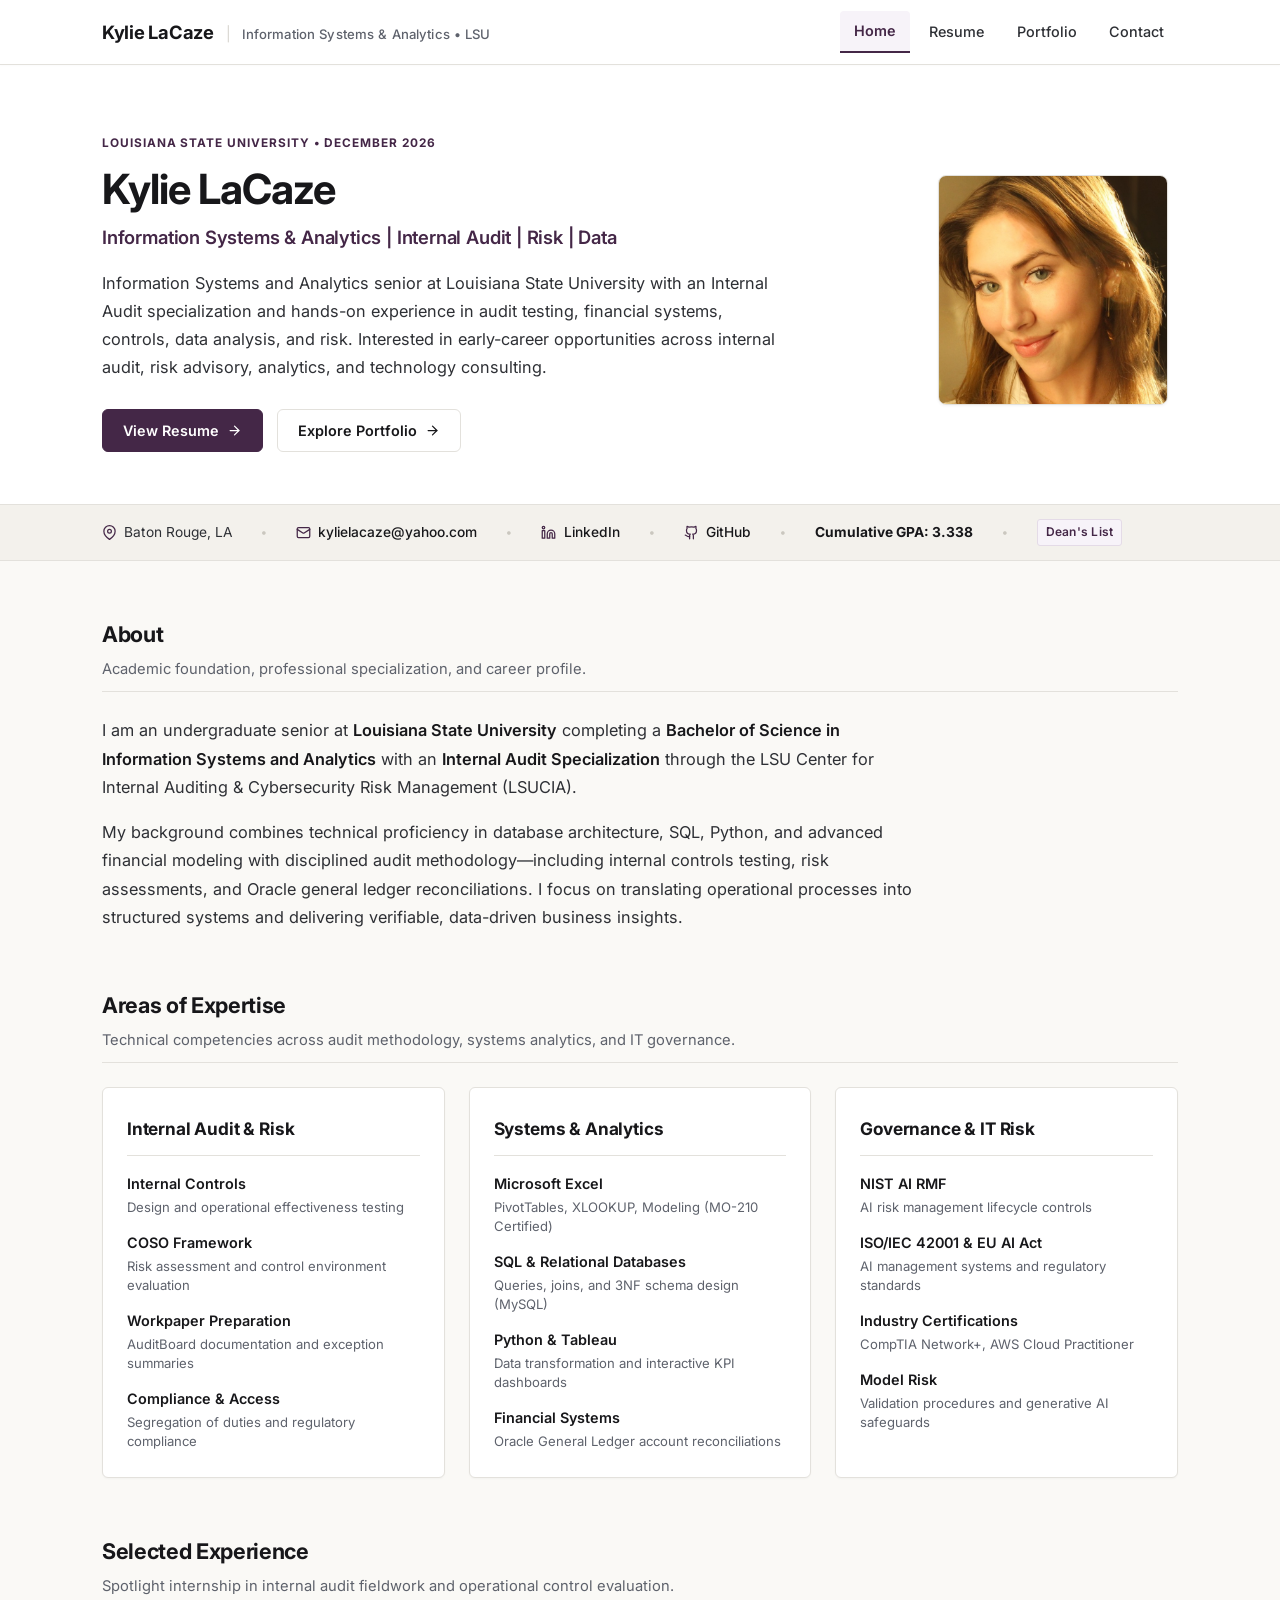
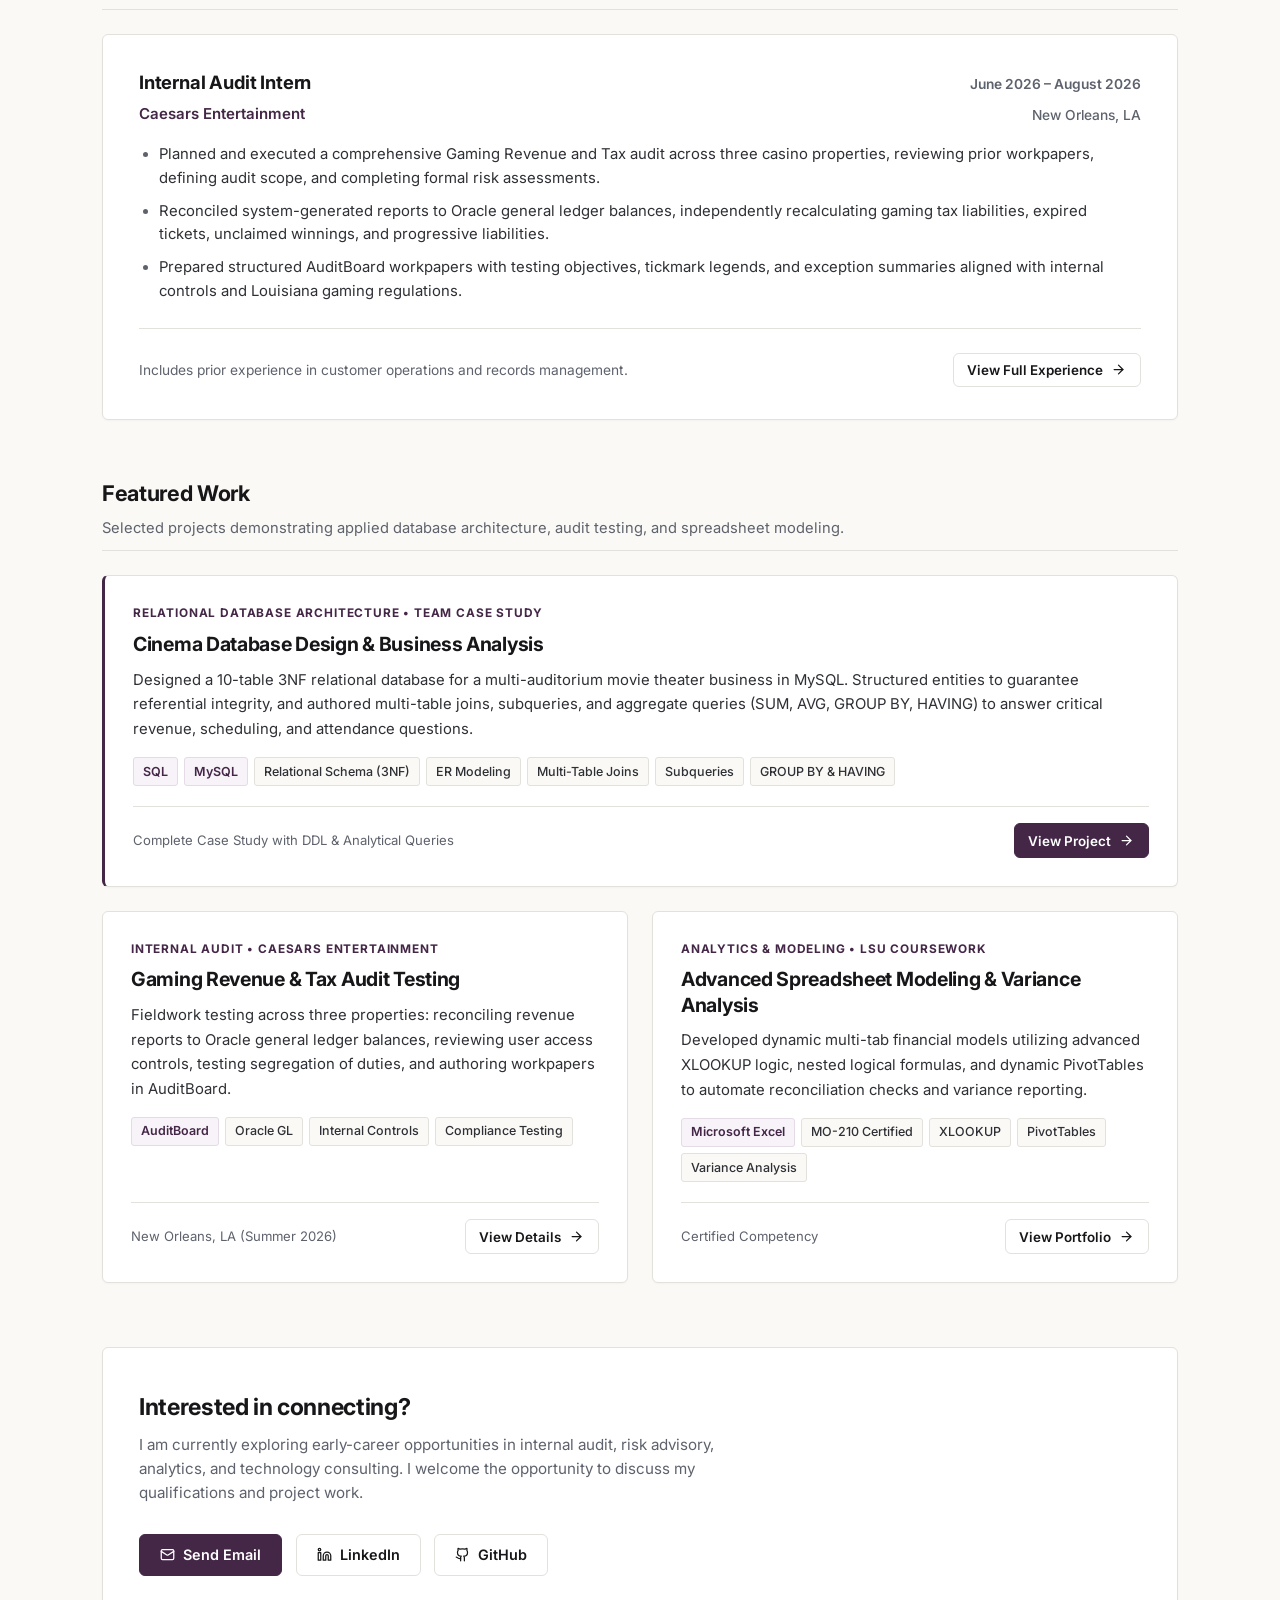
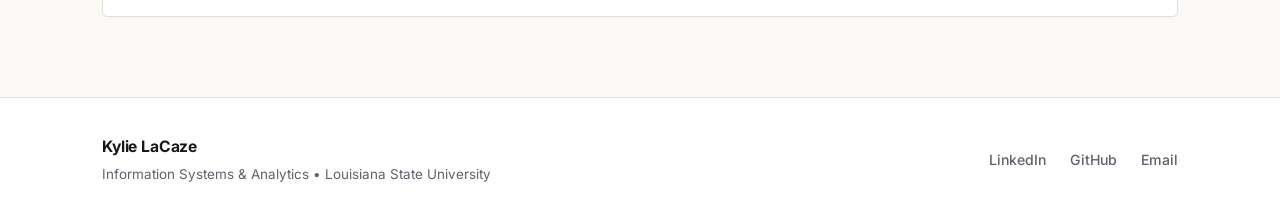
<file: index.html>
<!DOCTYPE html>
<html lang="en">
<head>
  <meta charset="UTF-8">
  <meta name="viewport" content="width=device-width, initial-scale=1.0">
  <meta name="description" content="Professional portfolio of Kylie LaCaze, LSU Senior in Information Systems and Analytics with experience in internal audit, IT risk advisory, SQL database design, Excel modeling, and business analytics.">
  <title>Kylie LaCaze | Information Systems &amp; Analytics</title>
  
  <!-- Google Fonts: Inter -->
  <link rel="preconnect" href="https://fonts.googleapis.com">
  <link rel="preconnect" href="https://fonts.gstatic.com" crossorigin>
  <link href="https://fonts.googleapis.com/css2?family=Inter:wght@400;500;600;700&display=swap" rel="stylesheet">
  
  <!-- Stylesheet -->
  <link rel="stylesheet" href="styles.css">
</head>
<body>

  <!-- Sticky Site Header -->
  <header class="site-header">
    <div class="container">
      <nav class="site-nav" aria-label="Main Navigation">
        <a href="index.html" class="nav-brand">
          <span class="brand-name">Kylie LaCaze</span>
          <span class="brand-divider">|</span>
          <span class="brand-tagline">Information Systems &amp; Analytics • LSU</span>
        </a>
        <ul class="nav-links">
          <li><a href="index.html" class="nav-link active" aria-current="page">Home</a></li>
          <li><a href="resume.html" class="nav-link">Resume</a></li>
          <li><a href="portfolio.html" class="nav-link">Portfolio</a></li>
          <li><a href="contact.html" class="nav-link">Contact</a></li>
        </ul>
      </nav>
    </div>
  </header>

  <!-- Main Content -->
  <main class="main-content">
    
    <!-- Hero Section (Balanced Two-Column Desktop Layout) -->
    <section class="hero-section">
      <div class="container">
        <div class="hero-grid">
          <!-- Left Column -->
          <div class="hero-content">
            <div class="eyebrow-tag">
              <span>Louisiana State University • December 2026</span>
            </div>
            <h1 class="hero-title">Kylie LaCaze</h1>
            <div class="hero-headline">
              Information Systems &amp; Analytics | Internal Audit | Risk | Data
            </div>
            <p class="hero-subtitle">
              Information Systems and Analytics senior at Louisiana State University with an Internal Audit specialization and hands-on experience in audit testing, financial systems, controls, data analysis, and risk. Interested in early-career opportunities across internal audit, risk advisory, analytics, and technology consulting.
            </p>

            <div class="btn-group">
              <a href="resume.html" class="btn btn-primary">
                <span>View Resume</span>
                <svg viewBox="0 0 24 24" fill="none" stroke="currentColor" stroke-width="2" stroke-linecap="round" stroke-linejoin="round" aria-hidden="true"><line x1="5" y1="12" x2="19" y2="12"></line><polyline points="12 5 19 12 12 19"></polyline></svg>
              </a>
              <a href="portfolio.html" class="btn btn-secondary">
                <span>Explore Portfolio</span>
                <svg viewBox="0 0 24 24" fill="none" stroke="currentColor" stroke-width="2" stroke-linecap="round" stroke-linejoin="round" aria-hidden="true"><line x1="5" y1="12" x2="19" y2="12"></line><polyline points="12 5 19 12 12 19"></polyline></svg>
              </a>
            </div>
          </div>

          <!-- Right Column: Professional Headshot -->
          <div class="hero-image-wrap">
            <img src="kylie-headshot.jpg" alt="Kylie LaCaze portrait" class="hero-headshot" width="230" height="230">
          </div>
        </div>
      </div>
    </section>

    <!-- Compact Recruiter Metadata Bar -->
    <div class="hero-meta-bar">
      <div class="container">
        <div class="meta-items-row">
          <div class="meta-item">
            <svg viewBox="0 0 24 24" fill="none" stroke="currentColor" stroke-width="2" stroke-linecap="round" stroke-linejoin="round" aria-hidden="true"><path d="M21 10c0 7-9 13-9 13s-9-6-9-13a9 9 0 0 1 18 0z"></path><circle cx="12" cy="10" r="3"></circle></svg>
            <span>Baton Rouge, LA</span>
          </div>
          <span class="meta-separator" aria-hidden="true">&bull;</span>
          <div class="meta-item">
            <svg viewBox="0 0 24 24" fill="none" stroke="currentColor" stroke-width="2" stroke-linecap="round" stroke-linejoin="round" aria-hidden="true"><rect x="2" y="4" width="20" height="16" rx="2"></rect><path d="m22 7-8.97 5.7a1.94 1.94 0 0 1-2.06 0L2 7"></path></svg>
            <a href="mailto:kylielacaze@yahoo.com">kylielacaze@yahoo.com</a>
          </div>
          <span class="meta-separator" aria-hidden="true">&bull;</span>
          <div class="meta-item">
            <svg viewBox="0 0 24 24" fill="none" stroke="currentColor" stroke-width="2" stroke-linecap="round" stroke-linejoin="round" aria-hidden="true"><path d="M16 8a6 6 0 0 1 6 6v7h-4v-7a2 2 0 0 0-2-2 2 2 0 0 0-2 2v7h-4v-7a6 6 0 0 1 6-6z"></path><rect x="2" y="9" width="4" height="12"></rect><circle cx="4" cy="4" r="2"></circle></svg>
            <a href="https://www.linkedin.com" target="_blank" rel="noopener noreferrer">LinkedIn</a>
          </div>
          <span class="meta-separator" aria-hidden="true">&bull;</span>
          <div class="meta-item">
            <svg viewBox="0 0 24 24" fill="none" stroke="currentColor" stroke-width="2" stroke-linecap="round" stroke-linejoin="round" aria-hidden="true"><path d="M15 22v-4a4.8 4.8 0 0 0-1-3.5c3 0 6-2 6-5.5.08-1.25-.27-2.48-1-3.5.28-1.15.28-2.35 0-3.5 0 0-1 0-3 1.5-2.64-.5-5.36-.5-8 0C6 2 5 2 5 2c-.3 1.15-.3 2.35 0 3.5A5.403 5.403 0 0 0 4 9c0 3.5 3 5.5 6 5.5-.39.49-.68 1.05-.85 1.65-.17.6-.22 1.23-.15 1.85v4"></path><path d="M9 18c-4.51 2-5-2-7-2"></path></svg>
            <a href="https://github.com/Kylielacaze" target="_blank" rel="noopener noreferrer">GitHub</a>
          </div>
          <span class="meta-separator" aria-hidden="true">&bull;</span>
          <div class="meta-item">
            <span class="meta-highlight">Cumulative GPA: 3.338</span>
          </div>
          <span class="meta-separator" aria-hidden="true">&bull;</span>
          <div class="meta-item">
            <span class="honor-tag">Dean's List</span>
          </div>
        </div>
      </div>
    </div>

    <!-- Section 1: About -->
    <section class="container content-section">
      <div class="section-header">
        <h2 class="section-title">About</h2>
        <p class="section-desc">Academic foundation, professional specialization, and career profile.</p>
      </div>

      <div class="editorial-text-block">
        <p>
          I am an undergraduate senior at <strong>Louisiana State University</strong> completing a <strong>Bachelor of Science in Information Systems and Analytics</strong> with an <strong>Internal Audit Specialization</strong> through the LSU Center for Internal Auditing &amp; Cybersecurity Risk Management (LSUCIA).
        </p>
        <p>
          My background combines technical proficiency in database architecture, SQL, Python, and advanced financial modeling with disciplined audit methodology—including internal controls testing, risk assessments, and Oracle general ledger reconciliations. I focus on translating operational processes into structured systems and delivering verifiable, data-driven business insights.
        </p>
      </div>
    </section>

    <!-- Section 2: Areas of Expertise -->
    <section class="container content-section">
      <div class="section-header">
        <h2 class="section-title">Areas of Expertise</h2>
        <p class="section-desc">Technical competencies across audit methodology, systems analytics, and IT governance.</p>
      </div>

      <div class="expertise-grid">
        <!-- Competency 1 -->
        <div class="expertise-card">
          <div class="expertise-card-header">
            <h3 class="expertise-title">Internal Audit &amp; Risk</h3>
          </div>
          <ul class="expertise-list">
            <li class="expertise-item">
              <span class="expertise-item-name">Internal Controls</span>
              <span class="expertise-item-desc">Design and operational effectiveness testing</span>
            </li>
            <li class="expertise-item">
              <span class="expertise-item-name">COSO Framework</span>
              <span class="expertise-item-desc">Risk assessment and control environment evaluation</span>
            </li>
            <li class="expertise-item">
              <span class="expertise-item-name">Workpaper Preparation</span>
              <span class="expertise-item-desc">AuditBoard documentation and exception summaries</span>
            </li>
            <li class="expertise-item">
              <span class="expertise-item-name">Compliance &amp; Access</span>
              <span class="expertise-item-desc">Segregation of duties and regulatory compliance</span>
            </li>
          </ul>
        </div>

        <!-- Competency 2 -->
        <div class="expertise-card">
          <div class="expertise-card-header">
            <h3 class="expertise-title">Systems &amp; Analytics</h3>
          </div>
          <ul class="expertise-list">
            <li class="expertise-item">
              <span class="expertise-item-name">Microsoft Excel</span>
              <span class="expertise-item-desc">PivotTables, XLOOKUP, Modeling (MO-210 Certified)</span>
            </li>
            <li class="expertise-item">
              <span class="expertise-item-name">SQL &amp; Relational Databases</span>
              <span class="expertise-item-desc">Queries, joins, and 3NF schema design (MySQL)</span>
            </li>
            <li class="expertise-item">
              <span class="expertise-item-name">Python &amp; Tableau</span>
              <span class="expertise-item-desc">Data transformation and interactive KPI dashboards</span>
            </li>
            <li class="expertise-item">
              <span class="expertise-item-name">Financial Systems</span>
              <span class="expertise-item-desc">Oracle General Ledger account reconciliations</span>
            </li>
          </ul>
        </div>

        <!-- Competency 3 -->
        <div class="expertise-card">
          <div class="expertise-card-header">
            <h3 class="expertise-title">Governance &amp; IT Risk</h3>
          </div>
          <ul class="expertise-list">
            <li class="expertise-item">
              <span class="expertise-item-name">NIST AI RMF</span>
              <span class="expertise-item-desc">AI risk management lifecycle controls</span>
            </li>
            <li class="expertise-item">
              <span class="expertise-item-name">ISO/IEC 42001 &amp; EU AI Act</span>
              <span class="expertise-item-desc">AI management systems and regulatory standards</span>
            </li>
            <li class="expertise-item">
              <span class="expertise-item-name">Industry Certifications</span>
              <span class="expertise-item-desc">CompTIA Network+, AWS Cloud Practitioner</span>
            </li>
            <li class="expertise-item">
              <span class="expertise-item-name">Model Risk</span>
              <span class="expertise-item-desc">Validation procedures and generative AI safeguards</span>
            </li>
          </ul>
        </div>
      </div>
    </section>

    <!-- Section 3: Selected Experience (Caesars Entertainment Spotlight) -->
    <section class="container content-section">
      <div class="section-header">
        <h2 class="section-title">Selected Experience</h2>
        <p class="section-desc">Spotlight internship in internal audit fieldwork and operational control evaluation.</p>
      </div>

      <div class="experience-container">
        <div class="experience-entry" style="padding-bottom: 1.5rem; margin-bottom: 1.5rem;">
          <div class="experience-header">
            <h3 class="experience-role">Internal Audit Intern</h3>
            <span class="experience-date">June 2026 – August 2026</span>
          </div>
          <div class="experience-meta-line">
            <span class="experience-employer">Caesars Entertainment</span>
            <span class="experience-location">New Orleans, LA</span>
          </div>
          <ul class="experience-bullets">
            <li>Planned and executed a comprehensive Gaming Revenue and Tax audit across three casino properties, reviewing prior workpapers, defining audit scope, and completing formal risk assessments.</li>
            <li>Reconciled system-generated reports to Oracle general ledger balances, independently recalculating gaming tax liabilities, expired tickets, unclaimed winnings, and progressive liabilities.</li>
            <li>Prepared structured AuditBoard workpapers with testing objectives, tickmark legends, and exception summaries aligned with internal controls and Louisiana gaming regulations.</li>
          </ul>
        </div>

        <div style="display: flex; justify-content: space-between; align-items: center; flex-wrap: wrap; gap: 1rem;">
          <span style="font-size: 0.86rem; color: var(--color-text-muted);">
            Includes prior experience in customer operations and records management.
          </span>
          <a href="resume.html#experience" class="btn btn-secondary btn-sm">
            <span>View Full Experience</span>
            <svg viewBox="0 0 24 24" fill="none" stroke="currentColor" stroke-width="2" stroke-linecap="round" stroke-linejoin="round" aria-hidden="true"><line x1="5" y1="12" x2="19" y2="12"></line><polyline points="12 5 19 12 12 19"></polyline></svg>
          </a>
        </div>
      </div>
    </section>

    <!-- Section 4: Featured Work -->
    <section class="container content-section">
      <div class="section-header">
        <h2 class="section-title">Featured Work</h2>
        <p class="section-desc">Selected projects demonstrating applied database architecture, audit testing, and spreadsheet modeling.</p>
      </div>

      <div class="portfolio-grid">
        <!-- Project 1: Cinema Database Design (Featured Deep-Dive) -->
        <article class="project-card project-card-featured">
          <div class="project-card-top">
            <div class="project-category-label">Relational Database Architecture &bull; Team Case Study</div>
            <h3 class="project-card-title">
              <a href="cinema-database.html">Cinema Database Design &amp; Business Analysis</a>
            </h3>
            <p class="project-card-desc">
              Designed a 10-table 3NF relational database for a multi-auditorium movie theater business in MySQL. Structured entities to guarantee referential integrity, and authored multi-table joins, subqueries, and aggregate queries (SUM, AVG, GROUP BY, HAVING) to answer critical revenue, scheduling, and attendance questions.
            </p>
            <div class="tag-group">
              <span class="tech-chip accent">SQL</span>
              <span class="tech-chip accent">MySQL</span>
              <span class="tech-chip">Relational Schema (3NF)</span>
              <span class="tech-chip">ER Modeling</span>
              <span class="tech-chip">Multi-Table Joins</span>
              <span class="tech-chip">Subqueries</span>
              <span class="tech-chip">GROUP BY &amp; HAVING</span>
            </div>
          </div>
          <div class="project-card-bottom">
            <span class="project-context-note">Complete Case Study with DDL &amp; Analytical Queries</span>
            <a href="cinema-database.html" class="btn btn-primary btn-sm">
              <span>View Project</span>
              <svg viewBox="0 0 24 24" fill="none" stroke="currentColor" stroke-width="2" stroke-linecap="round" stroke-linejoin="round" aria-hidden="true"><line x1="5" y1="12" x2="19" y2="12"></line><polyline points="12 5 19 12 12 19"></polyline></svg>
            </a>
          </div>
        </article>

        <!-- Project 2: Caesars Audit Testing -->
        <article class="project-card">
          <div class="project-card-top">
            <div class="project-category-label">Internal Audit &bull; Caesars Entertainment</div>
            <h3 class="project-card-title">
              <a href="resume.html#experience">Gaming Revenue &amp; Tax Audit Testing</a>
            </h3>
            <p class="project-card-desc">
              Fieldwork testing across three properties: reconciling revenue reports to Oracle general ledger balances, reviewing user access controls, testing segregation of duties, and authoring workpapers in AuditBoard.
            </p>
            <div class="tag-group">
              <span class="tech-chip accent">AuditBoard</span>
              <span class="tech-chip">Oracle GL</span>
              <span class="tech-chip">Internal Controls</span>
              <span class="tech-chip">Compliance Testing</span>
            </div>
          </div>
          <div class="project-card-bottom">
            <span class="project-context-note">New Orleans, LA (Summer 2026)</span>
            <a href="resume.html#experience" class="btn btn-secondary btn-sm">
              <span>View Details</span>
              <svg viewBox="0 0 24 24" fill="none" stroke="currentColor" stroke-width="2" stroke-linecap="round" stroke-linejoin="round" aria-hidden="true"><line x1="5" y1="12" x2="19" y2="12"></line><polyline points="12 5 19 12 12 19"></polyline></svg>
            </a>
          </div>
        </article>

        <!-- Project 3: Spreadsheet Modeling -->
        <article class="project-card">
          <div class="project-card-top">
            <div class="project-category-label">Analytics &amp; Modeling &bull; LSU Coursework</div>
            <h3 class="project-card-title">
              <a href="portfolio.html">Advanced Spreadsheet Modeling &amp; Variance Analysis</a>
            </h3>
            <p class="project-card-desc">
              Developed dynamic multi-tab financial models utilizing advanced XLOOKUP logic, nested logical formulas, and dynamic PivotTables to automate reconciliation checks and variance reporting.
            </p>
            <div class="tag-group">
              <span class="tech-chip accent">Microsoft Excel</span>
              <span class="tech-chip">MO-210 Certified</span>
              <span class="tech-chip">XLOOKUP</span>
              <span class="tech-chip">PivotTables</span>
              <span class="tech-chip">Variance Analysis</span>
            </div>
          </div>
          <div class="project-card-bottom">
            <span class="project-context-note">Certified Competency</span>
            <a href="portfolio.html" class="btn btn-secondary btn-sm">
              <span>View Portfolio</span>
              <svg viewBox="0 0 24 24" fill="none" stroke="currentColor" stroke-width="2" stroke-linecap="round" stroke-linejoin="round" aria-hidden="true"><line x1="5" y1="12" x2="19" y2="12"></line><polyline points="12 5 19 12 12 19"></polyline></svg>
            </a>
          </div>
        </article>
      </div>
    </section>

    <!-- Section 5: Final Contact CTA -->
    <section id="contact" class="container">
      <div class="home-cta-section">
        <div class="home-cta-content">
          <h2 class="home-cta-title">Interested in connecting?</h2>
          <p class="home-cta-desc">
            I am currently exploring early-career opportunities in internal audit, risk advisory, analytics, and technology consulting. I welcome the opportunity to discuss my qualifications and project work.
          </p>
        </div>
        <div class="btn-group">
          <a href="mailto:kylielacaze@yahoo.com" class="btn btn-primary">
            <svg viewBox="0 0 24 24" fill="none" stroke="currentColor" stroke-width="2" stroke-linecap="round" stroke-linejoin="round" aria-hidden="true"><rect x="2" y="4" width="20" height="16" rx="2"></rect><path d="m22 7-8.97 5.7a1.94 1.94 0 0 1-2.06 0L2 7"></path></svg>
            <span>Send Email</span>
          </a>
          <a href="https://www.linkedin.com" target="_blank" rel="noopener noreferrer" class="btn btn-secondary">
            <svg viewBox="0 0 24 24" fill="none" stroke="currentColor" stroke-width="2" stroke-linecap="round" stroke-linejoin="round" aria-hidden="true"><path d="M16 8a6 6 0 0 1 6 6v7h-4v-7a2 2 0 0 0-2-2 2 2 0 0 0-2 2v7h-4v-7a6 6 0 0 1 6-6z"></path><rect x="2" y="9" width="4" height="12"></rect><circle cx="4" cy="4" r="2"></circle></svg>
            <span>LinkedIn</span>
          </a>
          <a href="https://github.com/Kylielacaze" target="_blank" rel="noopener noreferrer" class="btn btn-secondary">
            <svg viewBox="0 0 24 24" fill="none" stroke="currentColor" stroke-width="2" stroke-linecap="round" stroke-linejoin="round" aria-hidden="true"><path d="M15 22v-4a4.8 4.8 0 0 0-1-3.5c3 0 6-2 6-5.5.08-1.25-.27-2.48-1-3.5.28-1.15.28-2.35 0-3.5 0 0-1 0-3 1.5-2.64-.5-5.36-.5-8 0C6 2 5 2 5 2c-.3 1.15-.3 2.35 0 3.5A5.403 5.403 0 0 0 4 9c0 3.5 3 5.5 6 5.5-.39.49-.68 1.05-.85 1.65-.17.6-.22 1.23-.15 1.85v4"></path><path d="M9 18c-4.51 2-5-2-7-2"></path></svg>
            <span>GitHub</span>
          </a>
        </div>
      </div>
    </section>

  </main>

  <!-- Minimal Site Footer -->
  <footer class="site-footer">
    <div class="container">
      <div class="footer-content">
        <div class="footer-brand">
          <div class="footer-name">Kylie LaCaze</div>
          <div class="footer-tagline">Information Systems &amp; Analytics &bull; Louisiana State University</div>
        </div>
        <ul class="footer-links">
          <li><a href="https://www.linkedin.com" target="_blank" rel="noopener noreferrer" class="footer-link">LinkedIn</a></li>
          <li><a href="https://github.com/Kylielacaze" target="_blank" rel="noopener noreferrer" class="footer-link">GitHub</a></li>
          <li><a href="mailto:kylielacaze@yahoo.com" class="footer-link">Email</a></li>
        </ul>
      </div>
    </div>
  </footer>

</body>
</html>
</file>
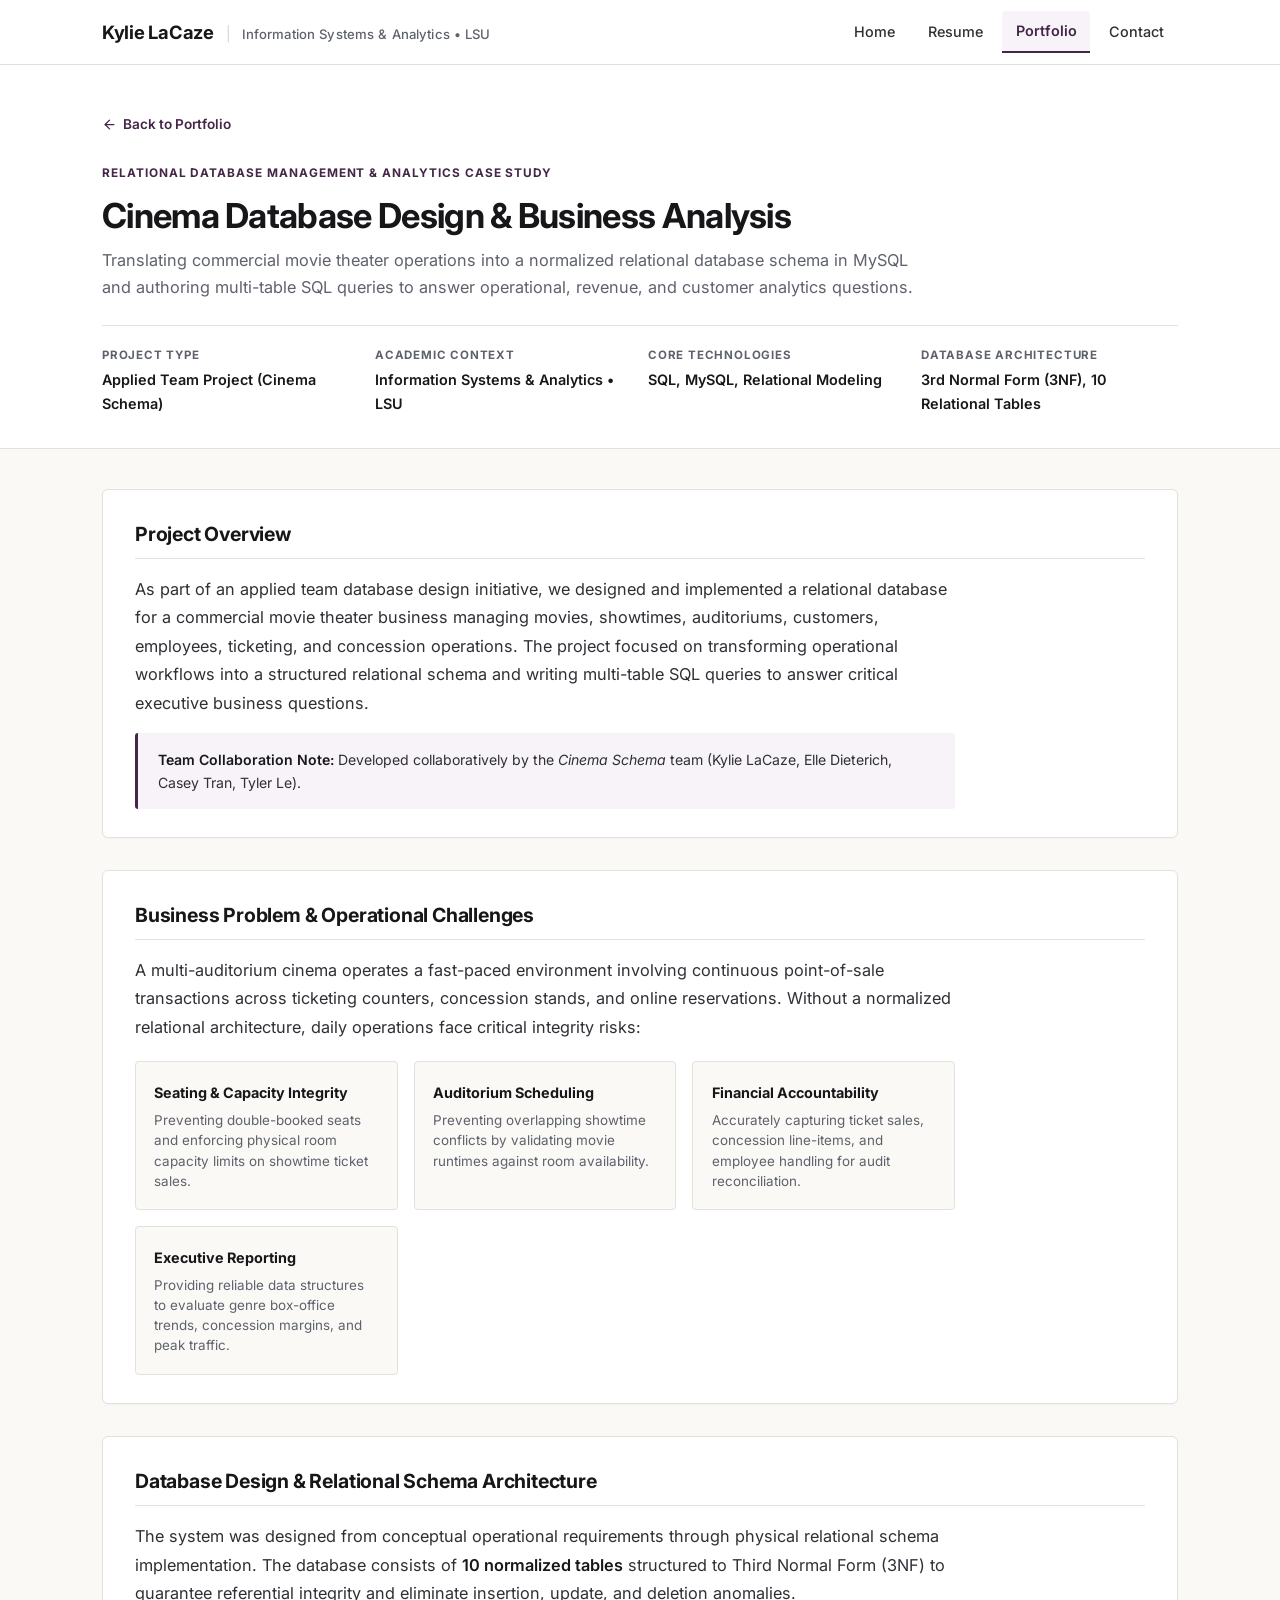
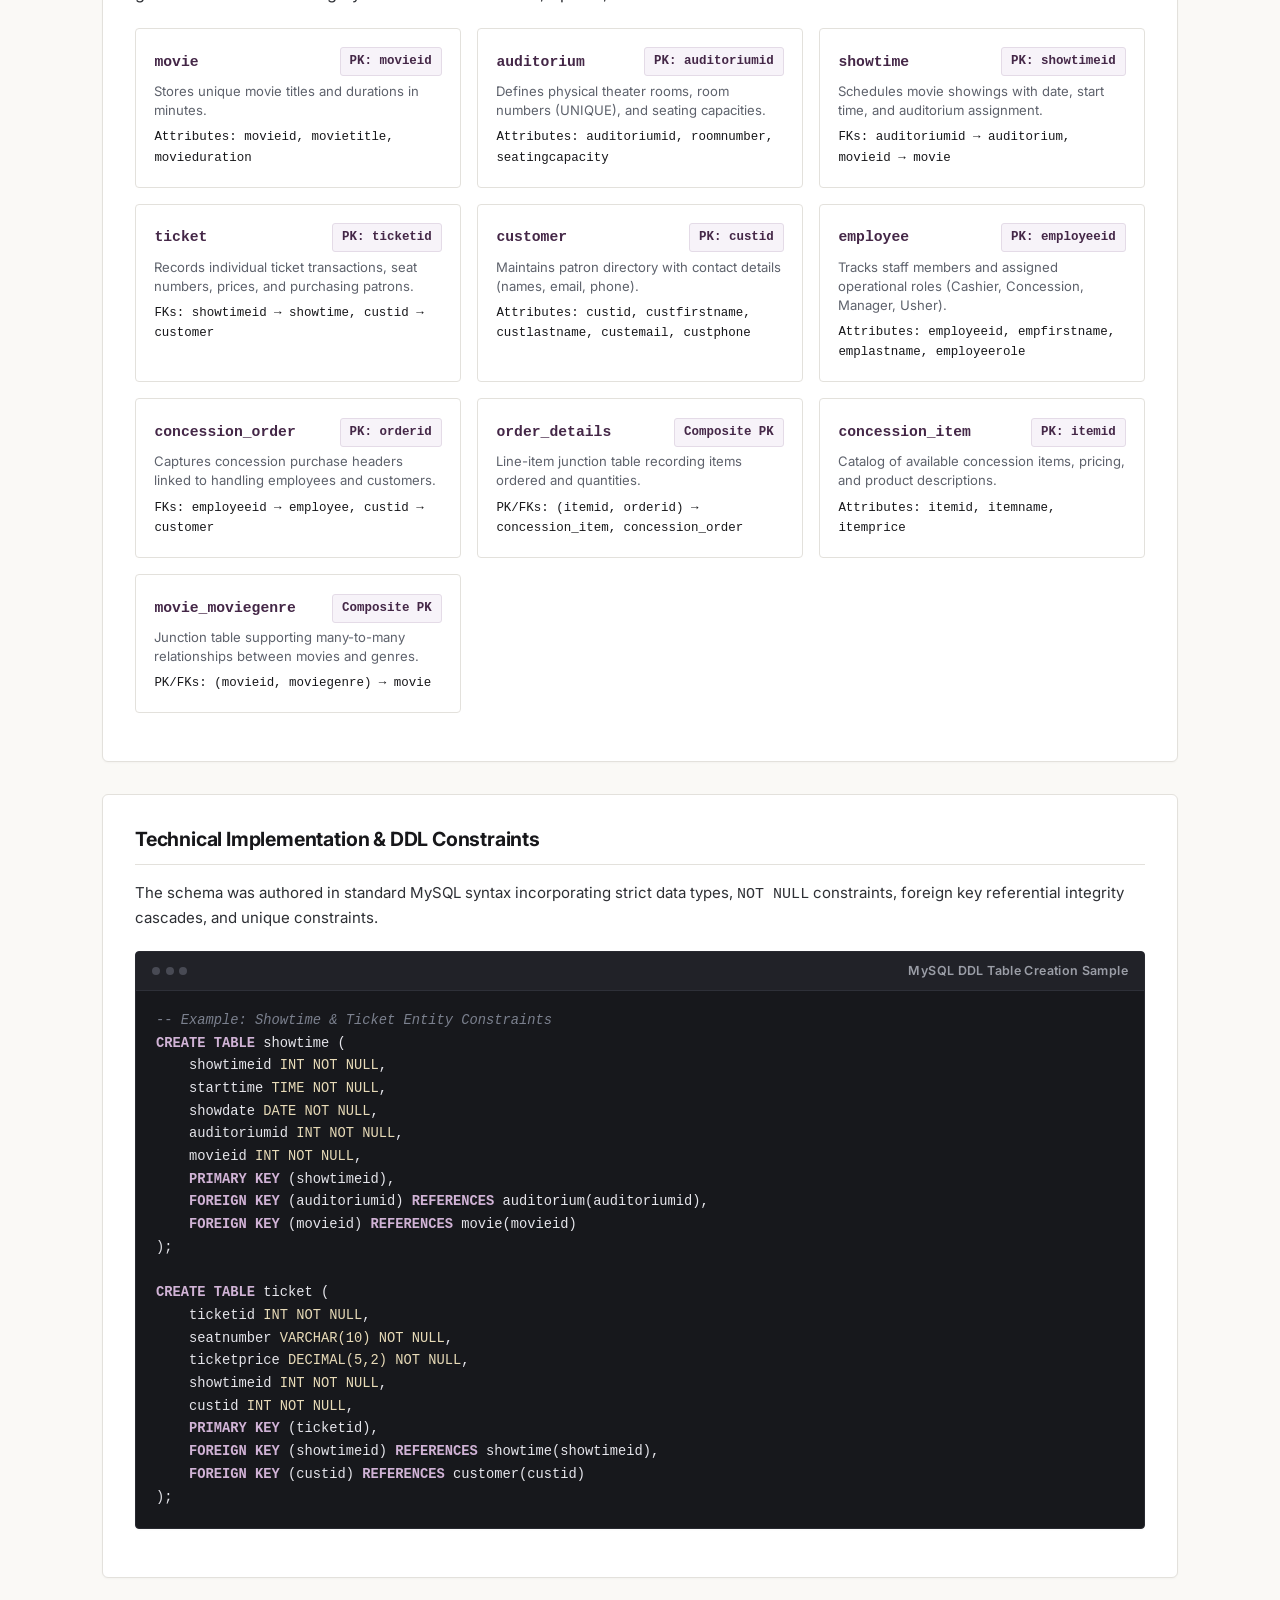
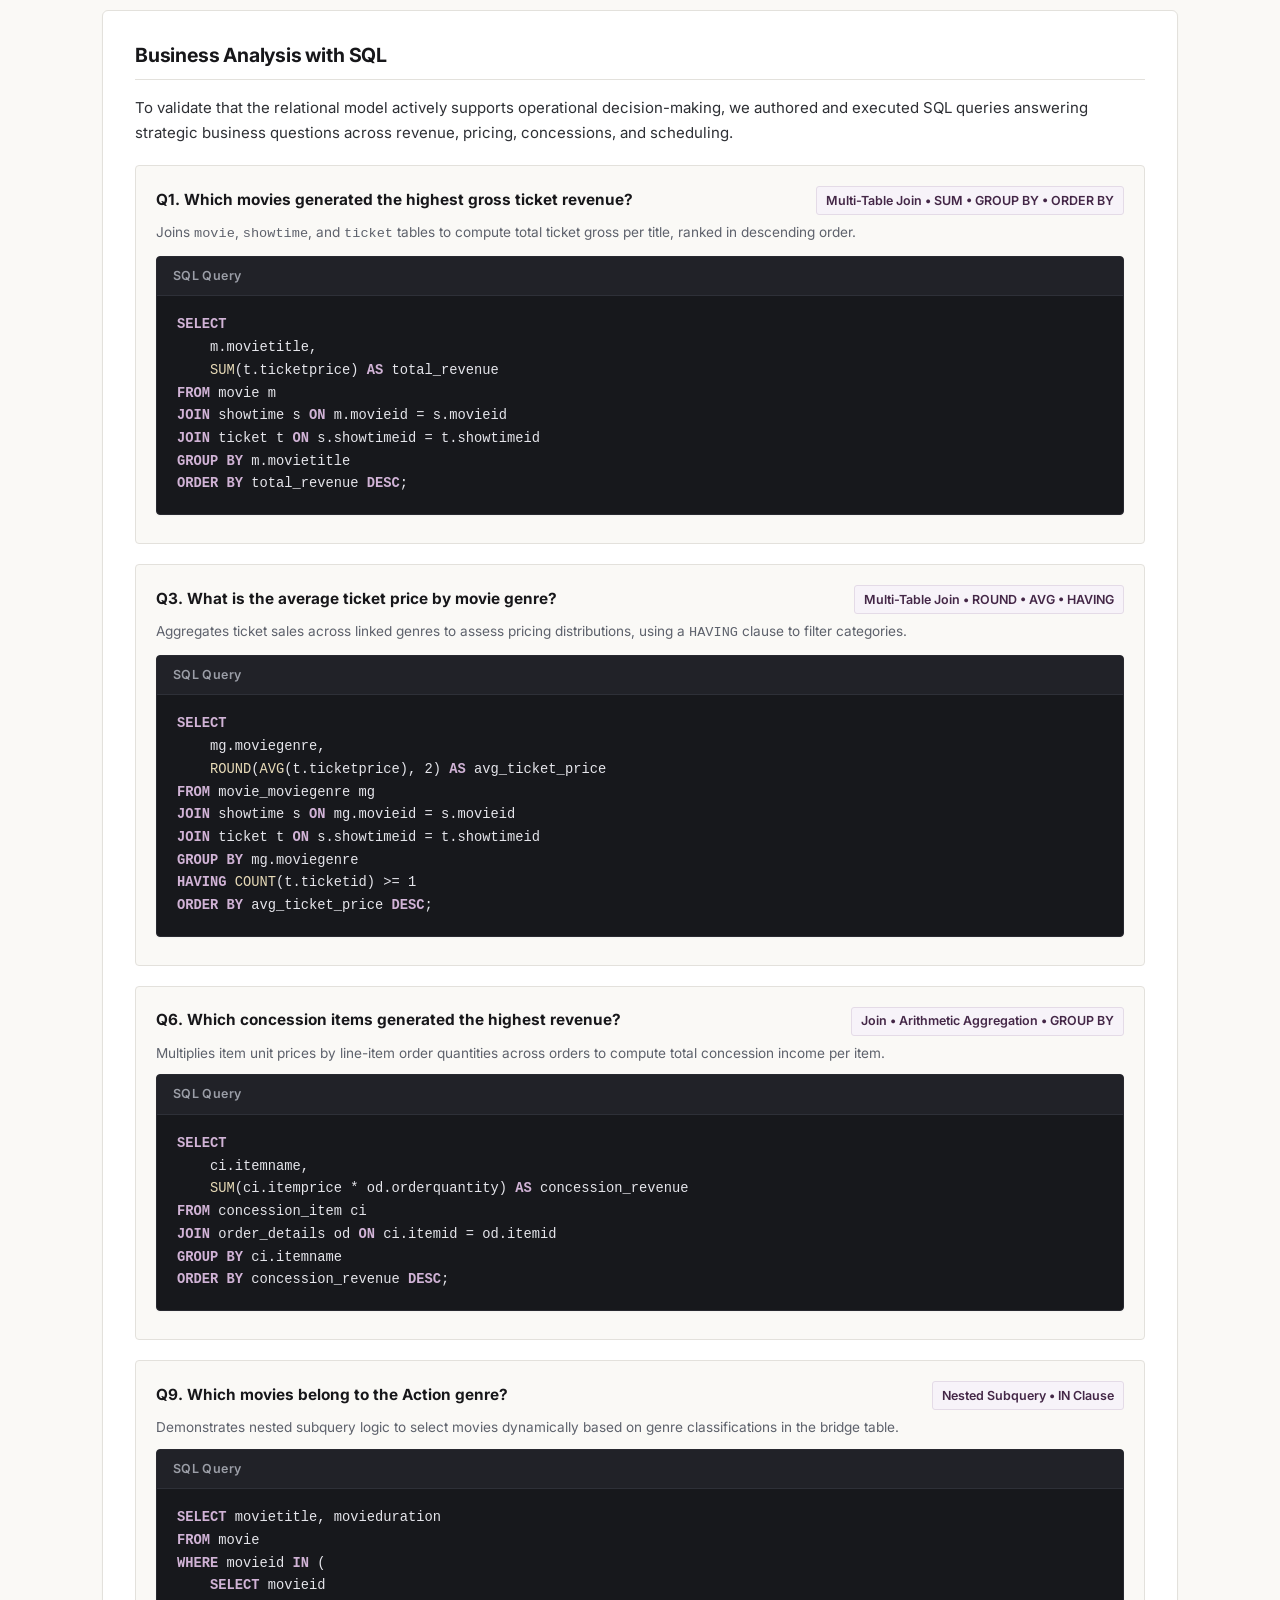
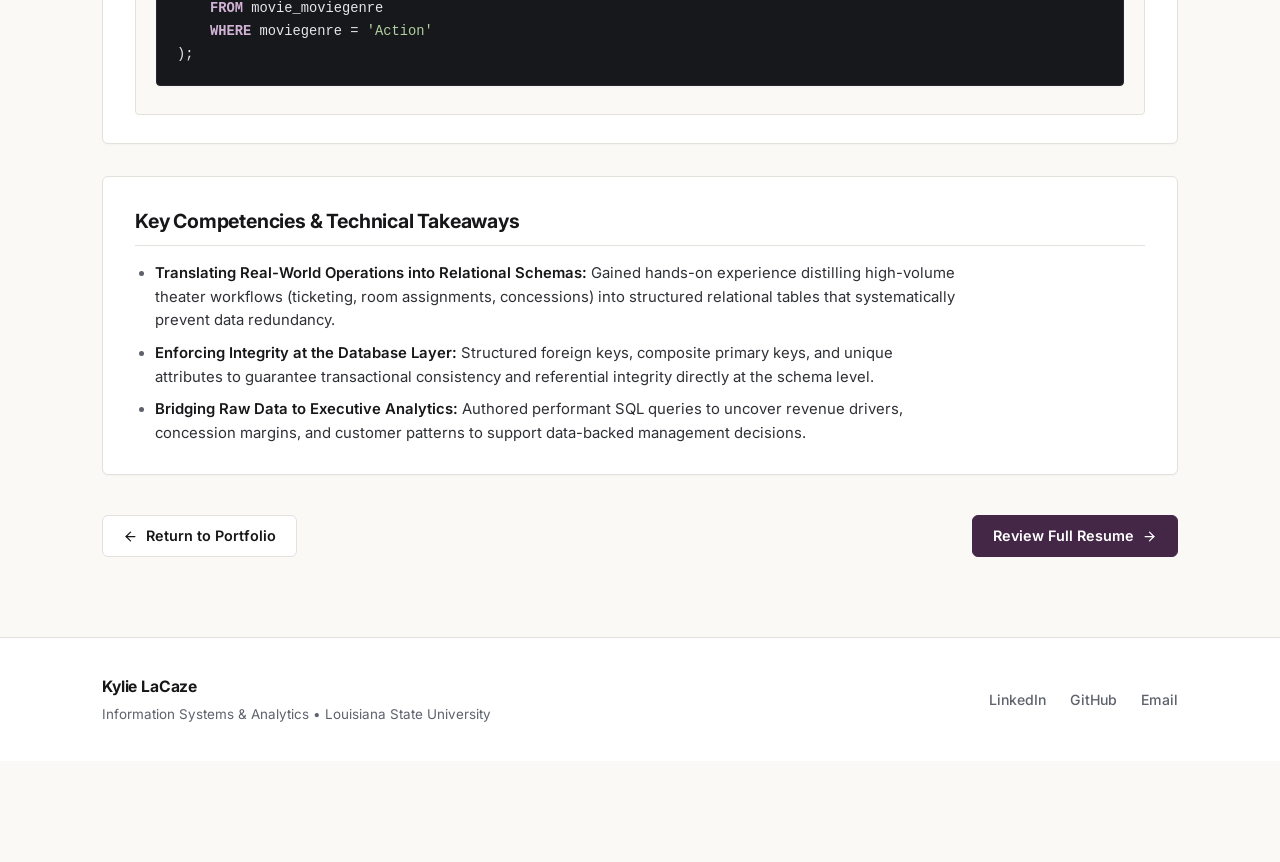
<file: cinema-database.html>
<!DOCTYPE html>
<html lang="en">
<head>
  <meta charset="UTF-8">
  <meta name="viewport" content="width=device-width, initial-scale=1.0">
  <meta name="description" content="Cinema Database Design & Business Analysis Case Study by Kylie LaCaze. Relational schema design, normalization to 3NF, and multi-table SQL queries for theater operations and analytics.">
  <title>Cinema Database Design &amp; Business Analysis | Kylie LaCaze</title>
  
  <!-- Google Fonts: Inter -->
  <link rel="preconnect" href="https://fonts.googleapis.com">
  <link rel="preconnect" href="https://fonts.gstatic.com" crossorigin>
  <link href="https://fonts.googleapis.com/css2?family=Inter:wght@400;500;600;700&display=swap" rel="stylesheet">
  
  <!-- Stylesheet -->
  <link rel="stylesheet" href="styles.css">
</head>
<body>

  <!-- Sticky Site Header -->
  <header class="site-header">
    <div class="container">
      <nav class="site-nav" aria-label="Main Navigation">
        <a href="index.html" class="nav-brand">
          <span class="brand-name">Kylie LaCaze</span>
          <span class="brand-divider">|</span>
          <span class="brand-tagline">Information Systems &amp; Analytics • LSU</span>
        </a>
        <ul class="nav-links">
          <li><a href="index.html" class="nav-link">Home</a></li>
          <li><a href="resume.html" class="nav-link">Resume</a></li>
          <li><a href="portfolio.html" class="nav-link active" aria-current="page">Portfolio</a></li>
          <li><a href="contact.html" class="nav-link">Contact</a></li>
        </ul>
      </nav>
    </div>
  </header>

  <!-- Main Content -->
  <main class="main-content">
    
    <!-- Case Study Header -->
    <header class="page-header">
      <div class="container">
        <div class="breadcrumb-bar">
          <a href="portfolio.html" class="breadcrumb-link">
            <svg viewBox="0 0 24 24" width="15" height="15" fill="none" stroke="currentColor" stroke-width="2" stroke-linecap="round" stroke-linejoin="round" aria-hidden="true"><line x1="19" y1="12" x2="5" y2="12"></line><polyline points="12 19 5 12 12 5"></polyline></svg>
            <span>Back to Portfolio</span>
          </a>
        </div>

        <div class="eyebrow-tag">
          <span>Relational Database Management &amp; Analytics Case Study</span>
        </div>
        <h1 class="page-title" style="margin-bottom: 0.65rem;">Cinema Database Design &amp; Business Analysis</h1>
        <p class="page-subtitle" style="max-width: 820px;">
          Translating commercial movie theater operations into a normalized relational database schema in MySQL and authoring multi-table SQL queries to answer operational, revenue, and customer analytics questions.
        </p>

        <!-- Project Metadata Grid -->
        <div class="case-meta-grid">
          <div class="case-meta-item">
            <span class="case-meta-label">Project Type</span>
            <span class="case-meta-value">Applied Team Project (Cinema Schema)</span>
          </div>
          <div class="case-meta-item">
            <span class="case-meta-label">Academic Context</span>
            <span class="case-meta-value">Information Systems &amp; Analytics &bull; LSU</span>
          </div>
          <div class="case-meta-item">
            <span class="case-meta-label">Core Technologies</span>
            <span class="case-meta-value">SQL, MySQL, Relational Modeling</span>
          </div>
          <div class="case-meta-item">
            <span class="case-meta-label">Database Architecture</span>
            <span class="case-meta-value">3rd Normal Form (3NF), 10 Relational Tables</span>
          </div>
        </div>
      </div>
    </header>

    <div class="container">
      
      <!-- Section 1: Project Overview -->
      <section class="case-block">
        <h2 class="case-block-title">Project Overview</h2>
        <div class="editorial-text-block">
          <p>
            As part of an applied team database design initiative, we designed and implemented a relational database for a commercial movie theater business managing movies, showtimes, auditoriums, customers, employees, ticketing, and concession operations. The project focused on transforming operational workflows into a structured relational schema and writing multi-table SQL queries to answer critical executive business questions.
          </p>
          <div style="background-color: var(--color-primary-light); border-left: 3px solid var(--color-primary); padding: 0.9rem 1.25rem; border-radius: var(--radius-xs); font-size: 0.88rem; margin-top: 1rem;">
            <strong>Team Collaboration Note:</strong> Developed collaboratively by the <em>Cinema Schema</em> team (Kylie LaCaze, Elle Dieterich, Casey Tran, Tyler Le).
          </div>
        </div>
      </section>

      <!-- Section 2: Business Problem -->
      <section class="case-block">
        <h2 class="case-block-title">Business Problem &amp; Operational Challenges</h2>
        <div class="editorial-text-block">
          <p>
            A multi-auditorium cinema operates a fast-paced environment involving continuous point-of-sale transactions across ticketing counters, concession stands, and online reservations. Without a normalized relational architecture, daily operations face critical integrity risks:
          </p>
          
          <div style="display: grid; grid-template-columns: repeat(auto-fit, minmax(230px, 1fr)); gap: 1rem; margin-top: 1.25rem;">
            <div style="background-color: var(--color-bg-page); border: 1px solid var(--color-border); border-radius: var(--radius-sm); padding: 1.15rem;">
              <div style="font-weight: 700; color: var(--color-text-strong); font-size: 0.9rem; margin-bottom: 0.35rem;">Seating &amp; Capacity Integrity</div>
              <p style="font-size: 0.84rem; color: var(--color-text-muted); line-height: 1.5;">Preventing double-booked seats and enforcing physical room capacity limits on showtime ticket sales.</p>
            </div>
            <div style="background-color: var(--color-bg-page); border: 1px solid var(--color-border); border-radius: var(--radius-sm); padding: 1.15rem;">
              <div style="font-weight: 700; color: var(--color-text-strong); font-size: 0.9rem; margin-bottom: 0.35rem;">Auditorium Scheduling</div>
              <p style="font-size: 0.84rem; color: var(--color-text-muted); line-height: 1.5;">Preventing overlapping showtime conflicts by validating movie runtimes against room availability.</p>
            </div>
            <div style="background-color: var(--color-bg-page); border: 1px solid var(--color-border); border-radius: var(--radius-sm); padding: 1.15rem;">
              <div style="font-weight: 700; color: var(--color-text-strong); font-size: 0.9rem; margin-bottom: 0.35rem;">Financial Accountability</div>
              <p style="font-size: 0.84rem; color: var(--color-text-muted); line-height: 1.5;">Accurately capturing ticket sales, concession line-items, and employee handling for audit reconciliation.</p>
            </div>
            <div style="background-color: var(--color-bg-page); border: 1px solid var(--color-border); border-radius: var(--radius-sm); padding: 1.15rem;">
              <div style="font-weight: 700; color: var(--color-text-strong); font-size: 0.9rem; margin-bottom: 0.35rem;">Executive Reporting</div>
              <p style="font-size: 0.84rem; color: var(--color-text-muted); line-height: 1.5;">Providing reliable data structures to evaluate genre box-office trends, concession margins, and peak traffic.</p>
            </div>
          </div>
        </div>
      </section>

      <!-- Section 3: Database Design (10 Normalized Tables) -->
      <section class="case-block">
        <h2 class="case-block-title">Database Design &amp; Relational Schema Architecture</h2>
        <div class="editorial-text-block">
          <p>
            The system was designed from conceptual operational requirements through physical relational schema implementation. The database consists of <strong>10 normalized tables</strong> structured to Third Normal Form (3NF) to guarantee referential integrity and eliminate insertion, update, and deletion anomalies.
          </p>
        </div>

        <div class="schema-grid">
          <div class="schema-card">
            <div class="schema-card-name"><span>movie</span> <span class="tech-chip accent">PK: movieid</span></div>
            <div class="schema-card-desc">Stores unique movie titles and durations in minutes.</div>
            <div class="schema-card-keys">Attributes: movieid, movietitle, movieduration</div>
          </div>
          <div class="schema-card">
            <div class="schema-card-name"><span>auditorium</span> <span class="tech-chip accent">PK: auditoriumid</span></div>
            <div class="schema-card-desc">Defines physical theater rooms, room numbers (UNIQUE), and seating capacities.</div>
            <div class="schema-card-keys">Attributes: auditoriumid, roomnumber, seatingcapacity</div>
          </div>
          <div class="schema-card">
            <div class="schema-card-name"><span>showtime</span> <span class="tech-chip accent">PK: showtimeid</span></div>
            <div class="schema-card-desc">Schedules movie showings with date, start time, and auditorium assignment.</div>
            <div class="schema-card-keys">FKs: auditoriumid &rarr; auditorium, movieid &rarr; movie</div>
          </div>
          <div class="schema-card">
            <div class="schema-card-name"><span>ticket</span> <span class="tech-chip accent">PK: ticketid</span></div>
            <div class="schema-card-desc">Records individual ticket transactions, seat numbers, prices, and purchasing patrons.</div>
            <div class="schema-card-keys">FKs: showtimeid &rarr; showtime, custid &rarr; customer</div>
          </div>
          <div class="schema-card">
            <div class="schema-card-name"><span>customer</span> <span class="tech-chip accent">PK: custid</span></div>
            <div class="schema-card-desc">Maintains patron directory with contact details (names, email, phone).</div>
            <div class="schema-card-keys">Attributes: custid, custfirstname, custlastname, custemail, custphone</div>
          </div>
          <div class="schema-card">
            <div class="schema-card-name"><span>employee</span> <span class="tech-chip accent">PK: employeeid</span></div>
            <div class="schema-card-desc">Tracks staff members and assigned operational roles (Cashier, Concession, Manager, Usher).</div>
            <div class="schema-card-keys">Attributes: employeeid, empfirstname, emplastname, employeerole</div>
          </div>
          <div class="schema-card">
            <div class="schema-card-name"><span>concession_order</span> <span class="tech-chip accent">PK: orderid</span></div>
            <div class="schema-card-desc">Captures concession purchase headers linked to handling employees and customers.</div>
            <div class="schema-card-keys">FKs: employeeid &rarr; employee, custid &rarr; customer</div>
          </div>
          <div class="schema-card">
            <div class="schema-card-name"><span>order_details</span> <span class="tech-chip accent">Composite PK</span></div>
            <div class="schema-card-desc">Line-item junction table recording items ordered and quantities.</div>
            <div class="schema-card-keys">PK/FKs: (itemid, orderid) &rarr; concession_item, concession_order</div>
          </div>
          <div class="schema-card">
            <div class="schema-card-name"><span>concession_item</span> <span class="tech-chip accent">PK: itemid</span></div>
            <div class="schema-card-desc">Catalog of available concession items, pricing, and product descriptions.</div>
            <div class="schema-card-keys">Attributes: itemid, itemname, itemprice</div>
          </div>
          <div class="schema-card">
            <div class="schema-card-name"><span>movie_moviegenre</span> <span class="tech-chip accent">Composite PK</span></div>
            <div class="schema-card-desc">Junction table supporting many-to-many relationships between movies and genres.</div>
            <div class="schema-card-keys">PK/FKs: (movieid, moviegenre) &rarr; movie</div>
          </div>
        </div>
      </section>

      <!-- Section 4: DDL Implementation Sample -->
      <section class="case-block">
        <h2 class="case-block-title">Technical Implementation &amp; DDL Constraints</h2>
        <p style="font-size: 0.94rem; color: var(--color-text-body); margin-bottom: 0.75rem;">
          The schema was authored in standard MySQL syntax incorporating strict data types, <code>NOT NULL</code> constraints, foreign key referential integrity cascades, and unique constraints.
        </p>
        
        <div class="code-window">
          <div class="code-window-header">
            <div class="code-window-dots">
              <span class="code-window-dot"></span>
              <span class="code-window-dot"></span>
              <span class="code-window-dot"></span>
            </div>
            <span>MySQL DDL Table Creation Sample</span>
          </div>
          <pre><code><span class="code-comment">-- Example: Showtime &amp; Ticket Entity Constraints</span>
<span class="code-keyword">CREATE TABLE</span> showtime (
    showtimeid <span class="code-function">INT NOT NULL</span>,
    starttime <span class="code-function">TIME NOT NULL</span>,
    showdate <span class="code-function">DATE NOT NULL</span>,
    auditoriumid <span class="code-function">INT NOT NULL</span>,
    movieid <span class="code-function">INT NOT NULL</span>,
    <span class="code-keyword">PRIMARY KEY</span> (showtimeid),
    <span class="code-keyword">FOREIGN KEY</span> (auditoriumid) <span class="code-keyword">REFERENCES</span> auditorium(auditoriumid),
    <span class="code-keyword">FOREIGN KEY</span> (movieid) <span class="code-keyword">REFERENCES</span> movie(movieid)
);

<span class="code-keyword">CREATE TABLE</span> ticket (
    ticketid <span class="code-function">INT NOT NULL</span>,
    seatnumber <span class="code-function">VARCHAR(10) NOT NULL</span>,
    ticketprice <span class="code-function">DECIMAL(5,2) NOT NULL</span>,
    showtimeid <span class="code-function">INT NOT NULL</span>,
    custid <span class="code-function">INT NOT NULL</span>,
    <span class="code-keyword">PRIMARY KEY</span> (ticketid),
    <span class="code-keyword">FOREIGN KEY</span> (showtimeid) <span class="code-keyword">REFERENCES</span> showtime(showtimeid),
    <span class="code-keyword">FOREIGN KEY</span> (custid) <span class="code-keyword">REFERENCES</span> customer(custid)
);</code></pre>
        </div>
      </section>

      <!-- Section 5: Analytical SQL Queries -->
      <section class="case-block">
        <h2 class="case-block-title">Business Analysis with SQL</h2>
        <p style="font-size: 0.94rem; color: var(--color-text-body); margin-bottom: 1.25rem;">
          To validate that the relational model actively supports operational decision-making, we authored and executed SQL queries answering strategic business questions across revenue, pricing, concessions, and scheduling.
        </p>

        <!-- Query 1 -->
        <div style="background-color: var(--color-bg-page); border: 1px solid var(--color-border); border-radius: var(--radius-sm); padding: 1.25rem; margin-bottom: 1.25rem;">
          <div style="display: flex; justify-content: space-between; align-items: baseline; flex-wrap: wrap; gap: 0.5rem; margin-bottom: 0.35rem;">
            <h3 style="font-size: 0.96rem; font-weight: 700; color: var(--color-text-strong);">Q1. Which movies generated the highest gross ticket revenue?</h3>
            <span class="tech-chip accent">Multi-Table Join &bull; SUM &bull; GROUP BY &bull; ORDER BY</span>
          </div>
          <p style="font-size: 0.85rem; color: var(--color-text-muted); margin-bottom: 0.65rem;">
            Joins <code>movie</code>, <code>showtime</code>, and <code>ticket</code> tables to compute total ticket gross per title, ranked in descending order.
          </p>
          <div class="code-window" style="margin: 0.5rem 0;">
            <div class="code-window-header"><span>SQL Query</span></div>
            <pre><code><span class="code-keyword">SELECT</span> 
    m.movietitle, 
    <span class="code-function">SUM</span>(t.ticketprice) <span class="code-keyword">AS</span> total_revenue
<span class="code-keyword">FROM</span> movie m
<span class="code-keyword">JOIN</span> showtime s <span class="code-keyword">ON</span> m.movieid = s.movieid
<span class="code-keyword">JOIN</span> ticket t <span class="code-keyword">ON</span> s.showtimeid = t.showtimeid
<span class="code-keyword">GROUP BY</span> m.movietitle
<span class="code-keyword">ORDER BY</span> total_revenue <span class="code-keyword">DESC</span>;</code></pre>
          </div>
        </div>

        <!-- Query 2 -->
        <div style="background-color: var(--color-bg-page); border: 1px solid var(--color-border); border-radius: var(--radius-sm); padding: 1.25rem; margin-bottom: 1.25rem;">
          <div style="display: flex; justify-content: space-between; align-items: baseline; flex-wrap: wrap; gap: 0.5rem; margin-bottom: 0.35rem;">
            <h3 style="font-size: 0.96rem; font-weight: 700; color: var(--color-text-strong);">Q3. What is the average ticket price by movie genre?</h3>
            <span class="tech-chip accent">Multi-Table Join &bull; ROUND &bull; AVG &bull; HAVING</span>
          </div>
          <p style="font-size: 0.85rem; color: var(--color-text-muted); margin-bottom: 0.65rem;">
            Aggregates ticket sales across linked genres to assess pricing distributions, using a <code>HAVING</code> clause to filter categories.
          </p>
          <div class="code-window" style="margin: 0.5rem 0;">
            <div class="code-window-header"><span>SQL Query</span></div>
            <pre><code><span class="code-keyword">SELECT</span> 
    mg.moviegenre, 
    <span class="code-function">ROUND</span>(<span class="code-function">AVG</span>(t.ticketprice), 2) <span class="code-keyword">AS</span> avg_ticket_price
<span class="code-keyword">FROM</span> movie_moviegenre mg
<span class="code-keyword">JOIN</span> showtime s <span class="code-keyword">ON</span> mg.movieid = s.movieid
<span class="code-keyword">JOIN</span> ticket t <span class="code-keyword">ON</span> s.showtimeid = t.showtimeid
<span class="code-keyword">GROUP BY</span> mg.moviegenre
<span class="code-keyword">HAVING</span> <span class="code-function">COUNT</span>(t.ticketid) &gt;= 1
<span class="code-keyword">ORDER BY</span> avg_ticket_price <span class="code-keyword">DESC</span>;</code></pre>
          </div>
        </div>

        <!-- Query 3 -->
        <div style="background-color: var(--color-bg-page); border: 1px solid var(--color-border); border-radius: var(--radius-sm); padding: 1.25rem; margin-bottom: 1.25rem;">
          <div style="display: flex; justify-content: space-between; align-items: baseline; flex-wrap: wrap; gap: 0.5rem; margin-bottom: 0.35rem;">
            <h3 style="font-size: 0.96rem; font-weight: 700; color: var(--color-text-strong);">Q6. Which concession items generated the highest revenue?</h3>
            <span class="tech-chip accent">Join &bull; Arithmetic Aggregation &bull; GROUP BY</span>
          </div>
          <p style="font-size: 0.85rem; color: var(--color-text-muted); margin-bottom: 0.65rem;">
            Multiplies item unit prices by line-item order quantities across orders to compute total concession income per item.
          </p>
          <div class="code-window" style="margin: 0.5rem 0;">
            <div class="code-window-header"><span>SQL Query</span></div>
            <pre><code><span class="code-keyword">SELECT</span> 
    ci.itemname, 
    <span class="code-function">SUM</span>(ci.itemprice * od.orderquantity) <span class="code-keyword">AS</span> concession_revenue
<span class="code-keyword">FROM</span> concession_item ci
<span class="code-keyword">JOIN</span> order_details od <span class="code-keyword">ON</span> ci.itemid = od.itemid
<span class="code-keyword">GROUP BY</span> ci.itemname
<span class="code-keyword">ORDER BY</span> concession_revenue <span class="code-keyword">DESC</span>;</code></pre>
          </div>
        </div>

        <!-- Query 4 -->
        <div style="background-color: var(--color-bg-page); border: 1px solid var(--color-border); border-radius: var(--radius-sm); padding: 1.25rem;">
          <div style="display: flex; justify-content: space-between; align-items: baseline; flex-wrap: wrap; gap: 0.5rem; margin-bottom: 0.35rem;">
            <h3 style="font-size: 0.96rem; font-weight: 700; color: var(--color-text-strong);">Q9. Which movies belong to the Action genre?</h3>
            <span class="tech-chip accent">Nested Subquery &bull; IN Clause</span>
          </div>
          <p style="font-size: 0.85rem; color: var(--color-text-muted); margin-bottom: 0.65rem;">
            Demonstrates nested subquery logic to select movies dynamically based on genre classifications in the bridge table.
          </p>
          <div class="code-window" style="margin: 0.5rem 0;">
            <div class="code-window-header"><span>SQL Query</span></div>
            <pre><code><span class="code-keyword">SELECT</span> movietitle, movieduration
<span class="code-keyword">FROM</span> movie
<span class="code-keyword">WHERE</span> movieid <span class="code-keyword">IN</span> (
    <span class="code-keyword">SELECT</span> movieid 
    <span class="code-keyword">FROM</span> movie_moviegenre 
    <span class="code-keyword">WHERE</span> moviegenre = <span class="code-string">'Action'</span>
);</code></pre>
          </div>
        </div>
      </section>

      <!-- Section 6: Key Competencies & Insights -->
      <section class="case-block">
        <h2 class="case-block-title">Key Competencies &amp; Technical Takeaways</h2>
        <div class="editorial-text-block">
          <ul class="experience-bullets">
            <li>
              <strong>Translating Real-World Operations into Relational Schemas:</strong> Gained hands-on experience distilling high-volume theater workflows (ticketing, room assignments, concessions) into structured relational tables that systematically prevent data redundancy.
            </li>
            <li>
              <strong>Enforcing Integrity at the Database Layer:</strong> Structured foreign keys, composite primary keys, and unique attributes to guarantee transactional consistency and referential integrity directly at the schema level.
            </li>
            <li>
              <strong>Bridging Raw Data to Executive Analytics:</strong> Authored performant SQL queries to uncover revenue drivers, concession margins, and customer patterns to support data-backed management decisions.
            </li>
          </ul>
        </div>
      </section>

      <!-- Bottom Navigation Links -->
      <div style="margin-top: 2.5rem; display: flex; justify-content: space-between; align-items: center; flex-wrap: wrap; gap: 1rem;">
        <a href="portfolio.html" class="btn btn-secondary">
          <svg viewBox="0 0 24 24" width="15" height="15" fill="none" stroke="currentColor" stroke-width="2" stroke-linecap="round" stroke-linejoin="round" aria-hidden="true"><line x1="19" y1="12" x2="5" y2="12"></line><polyline points="12 19 5 12 12 5"></polyline></svg>
          <span>Return to Portfolio</span>
        </a>
        <a href="resume.html" class="btn btn-primary">
          <span>Review Full Resume</span>
          <svg viewBox="0 0 24 24" fill="none" stroke="currentColor" stroke-width="2" stroke-linecap="round" stroke-linejoin="round" aria-hidden="true"><line x1="5" y1="12" x2="19" y2="12"></line><polyline points="12 5 19 12 12 19"></polyline></svg>
        </a>
      </div>

    </div>
  </main>

  <!-- Minimal Site Footer -->
  <footer class="site-footer">
    <div class="container">
      <div class="footer-content">
        <div class="footer-brand">
          <div class="footer-name">Kylie LaCaze</div>
          <div class="footer-tagline">Information Systems &amp; Analytics &bull; Louisiana State University</div>
        </div>
        <ul class="footer-links">
          <li><a href="https://www.linkedin.com" target="_blank" rel="noopener noreferrer" class="footer-link">LinkedIn</a></li>
          <li><a href="https://github.com/Kylielacaze" target="_blank" rel="noopener noreferrer" class="footer-link">GitHub</a></li>
          <li><a href="mailto:kylielacaze@yahoo.com" class="footer-link">Email</a></li>
        </ul>
      </div>
    </div>
  </footer>

</body>
</html>
</file>
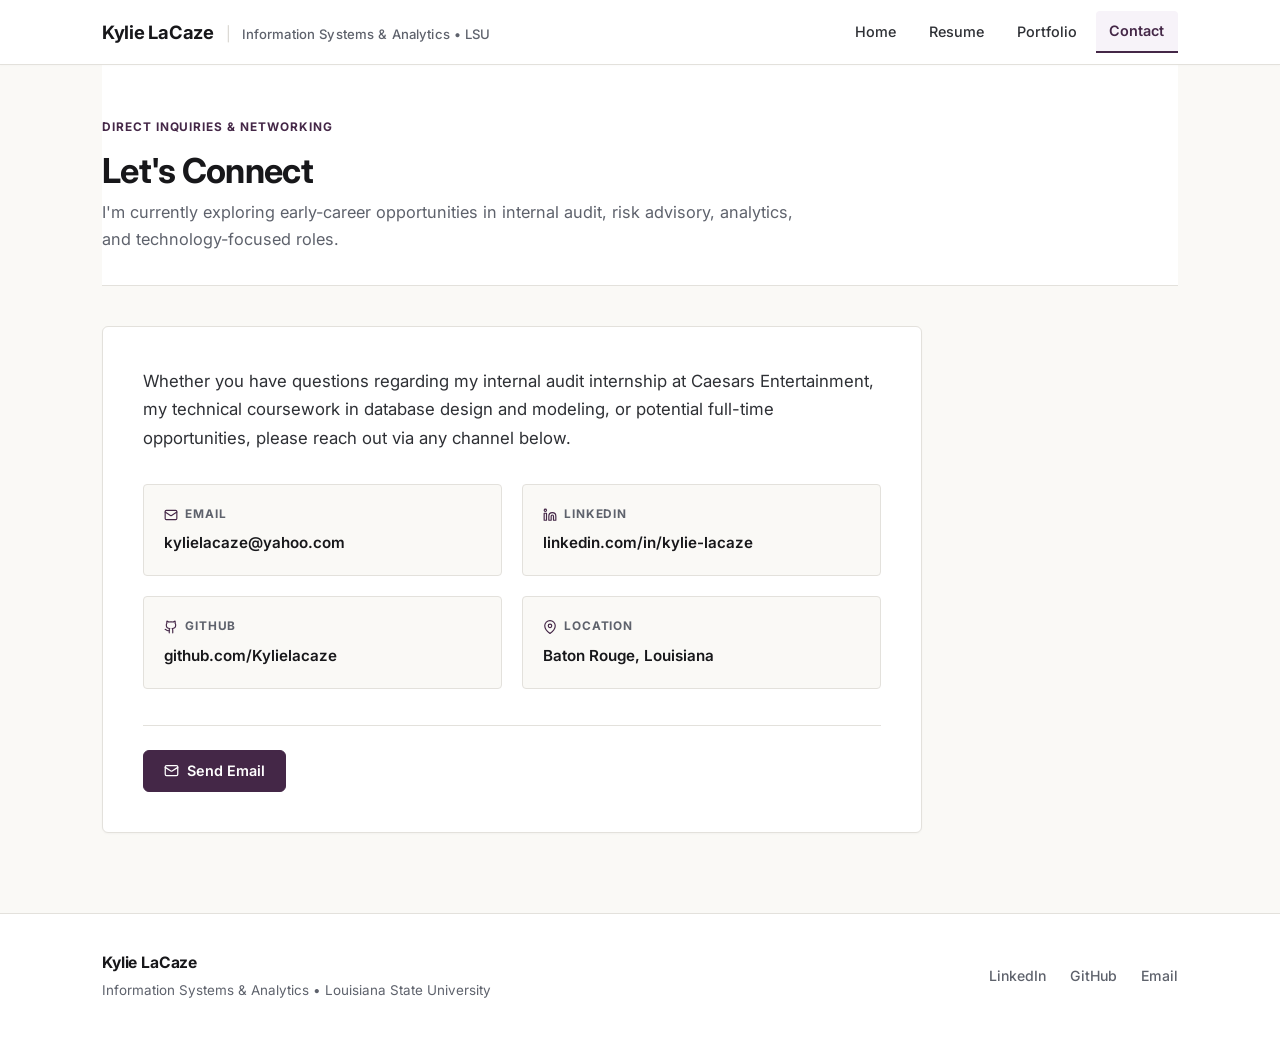
<file: contact.html>
<!DOCTYPE html>
<html lang="en">
<head>
  <meta charset="UTF-8">
  <meta name="viewport" content="width=device-width, initial-scale=1.0">
  <meta name="description" content="Contact Kylie LaCaze - B.S. in Information Systems and Analytics candidate at Louisiana State University specializing in internal audit, IT risk advisory, and business analytics.">
  <title>Contact | Kylie LaCaze - Information Systems &amp; Analytics</title>
  
  <!-- Google Fonts: Inter -->
  <link rel="preconnect" href="https://fonts.googleapis.com">
  <link rel="preconnect" href="https://fonts.gstatic.com" crossorigin>
  <link href="https://fonts.googleapis.com/css2?family=Inter:wght@400;500;600;700&display=swap" rel="stylesheet">
  
  <!-- Stylesheet -->
  <link rel="stylesheet" href="styles.css">
</head>
<body>

  <!-- Sticky Site Header -->
  <header class="site-header">
    <div class="container">
      <nav class="site-nav" aria-label="Main Navigation">
        <a href="index.html" class="nav-brand">
          <span class="brand-name">Kylie LaCaze</span>
          <span class="brand-divider">|</span>
          <span class="brand-tagline">Information Systems &amp; Analytics • LSU</span>
        </a>
        <ul class="nav-links">
          <li><a href="index.html" class="nav-link">Home</a></li>
          <li><a href="resume.html" class="nav-link">Resume</a></li>
          <li><a href="portfolio.html" class="nav-link">Portfolio</a></li>
          <li><a href="contact.html" class="nav-link active" aria-current="page">Contact</a></li>
        </ul>
      </nav>
    </div>
  </header>

  <!-- Main Content -->
  <main class="main-content">
    <div class="container">
      
      <!-- Contact Page Header -->
      <header class="page-header">
        <div class="page-header-content">
          <div>
            <div class="eyebrow-tag">
              <span>Direct Inquiries &amp; Networking</span>
            </div>
            <h1 class="page-title">Let's Connect</h1>
            <p class="page-subtitle">
              I'm currently exploring early-career opportunities in internal audit, risk advisory, analytics, and technology-focused roles.
            </p>
          </div>
        </div>
      </header>

      <!-- Contact Container -->
      <div class="contact-container">
        <p class="contact-lead-text">
          Whether you have questions regarding my internal audit internship at Caesars Entertainment, my technical coursework in database design and modeling, or potential full-time opportunities, please reach out via any channel below.
        </p>

        <div class="contact-details-grid">
          <!-- Email Tile -->
          <div class="contact-tile">
            <div class="contact-tile-label">
              <svg viewBox="0 0 24 24" fill="none" stroke="currentColor" stroke-width="2" stroke-linecap="round" stroke-linejoin="round" aria-hidden="true"><rect x="2" y="4" width="20" height="16" rx="2"></rect><path d="m22 7-8.97 5.7a1.94 1.94 0 0 1-2.06 0L2 7"></path></svg>
              <span>Email</span>
            </div>
            <div class="contact-tile-value">
              <a href="mailto:kylielacaze@yahoo.com">kylielacaze@yahoo.com</a>
            </div>
          </div>

          <!-- LinkedIn Tile -->
          <div class="contact-tile">
            <div class="contact-tile-label">
              <svg viewBox="0 0 24 24" fill="none" stroke="currentColor" stroke-width="2" stroke-linecap="round" stroke-linejoin="round" aria-hidden="true"><path d="M16 8a6 6 0 0 1 6 6v7h-4v-7a2 2 0 0 0-2-2 2 2 0 0 0-2 2v7h-4v-7a6 6 0 0 1 6-6z"></path><rect x="2" y="9" width="4" height="12"></rect><circle cx="4" cy="4" r="2"></circle></svg>
              <span>LinkedIn</span>
            </div>
            <div class="contact-tile-value">
              <a href="https://www.linkedin.com" target="_blank" rel="noopener noreferrer">linkedin.com/in/kylie-lacaze</a>
            </div>
          </div>

          <!-- GitHub Tile -->
          <div class="contact-tile">
            <div class="contact-tile-label">
              <svg viewBox="0 0 24 24" fill="none" stroke="currentColor" stroke-width="2" stroke-linecap="round" stroke-linejoin="round" aria-hidden="true"><path d="M15 22v-4a4.8 4.8 0 0 0-1-3.5c3 0 6-2 6-5.5.08-1.25-.27-2.48-1-3.5.28-1.15.28-2.35 0-3.5 0 0-1 0-3 1.5-2.64-.5-5.36-.5-8 0C6 2 5 2 5 2c-.3 1.15-.3 2.35 0 3.5A5.403 5.403 0 0 0 4 9c0 3.5 3 5.5 6 5.5-.39.49-.68 1.05-.85 1.65-.17.6-.22 1.23-.15 1.85v4"></path><path d="M9 18c-4.51 2-5-2-7-2"></path></svg>
              <span>GitHub</span>
            </div>
            <div class="contact-tile-value">
              <a href="https://github.com/Kylielacaze" target="_blank" rel="noopener noreferrer">github.com/Kylielacaze</a>
            </div>
          </div>

          <!-- Location Tile -->
          <div class="contact-tile">
            <div class="contact-tile-label">
              <svg viewBox="0 0 24 24" fill="none" stroke="currentColor" stroke-width="2" stroke-linecap="round" stroke-linejoin="round" aria-hidden="true"><path d="M21 10c0 7-9 13-9 13s-9-6-9-13a9 9 0 0 1 18 0z"></path><circle cx="12" cy="10" r="3"></circle></svg>
              <span>Location</span>
            </div>
            <div class="contact-tile-value">
              Baton Rouge, Louisiana
            </div>
          </div>
        </div>

        <div class="contact-actions-bar">
          <a href="mailto:kylielacaze@yahoo.com" class="btn btn-primary">
            <svg viewBox="0 0 24 24" fill="none" stroke="currentColor" stroke-width="2" stroke-linecap="round" stroke-linejoin="round" aria-hidden="true"><rect x="2" y="4" width="20" height="16" rx="2"></rect><path d="m22 7-8.97 5.7a1.94 1.94 0 0 1-2.06 0L2 7"></path></svg>
            <span>Send Email</span>
          </a>
        </div>
      </div>

    </div>
  </main>

  <!-- Minimal Site Footer -->
  <footer class="site-footer">
    <div class="container">
      <div class="footer-content">
        <div class="footer-brand">
          <div class="footer-name">Kylie LaCaze</div>
          <div class="footer-tagline">Information Systems &amp; Analytics &bull; Louisiana State University</div>
        </div>
        <ul class="footer-links">
          <li><a href="https://www.linkedin.com" target="_blank" rel="noopener noreferrer" class="footer-link">LinkedIn</a></li>
          <li><a href="https://github.com/Kylielacaze" target="_blank" rel="noopener noreferrer" class="footer-link">GitHub</a></li>
          <li><a href="mailto:kylielacaze@yahoo.com" class="footer-link">Email</a></li>
        </ul>
      </div>
    </div>
  </footer>

</body>
</html>
</file>
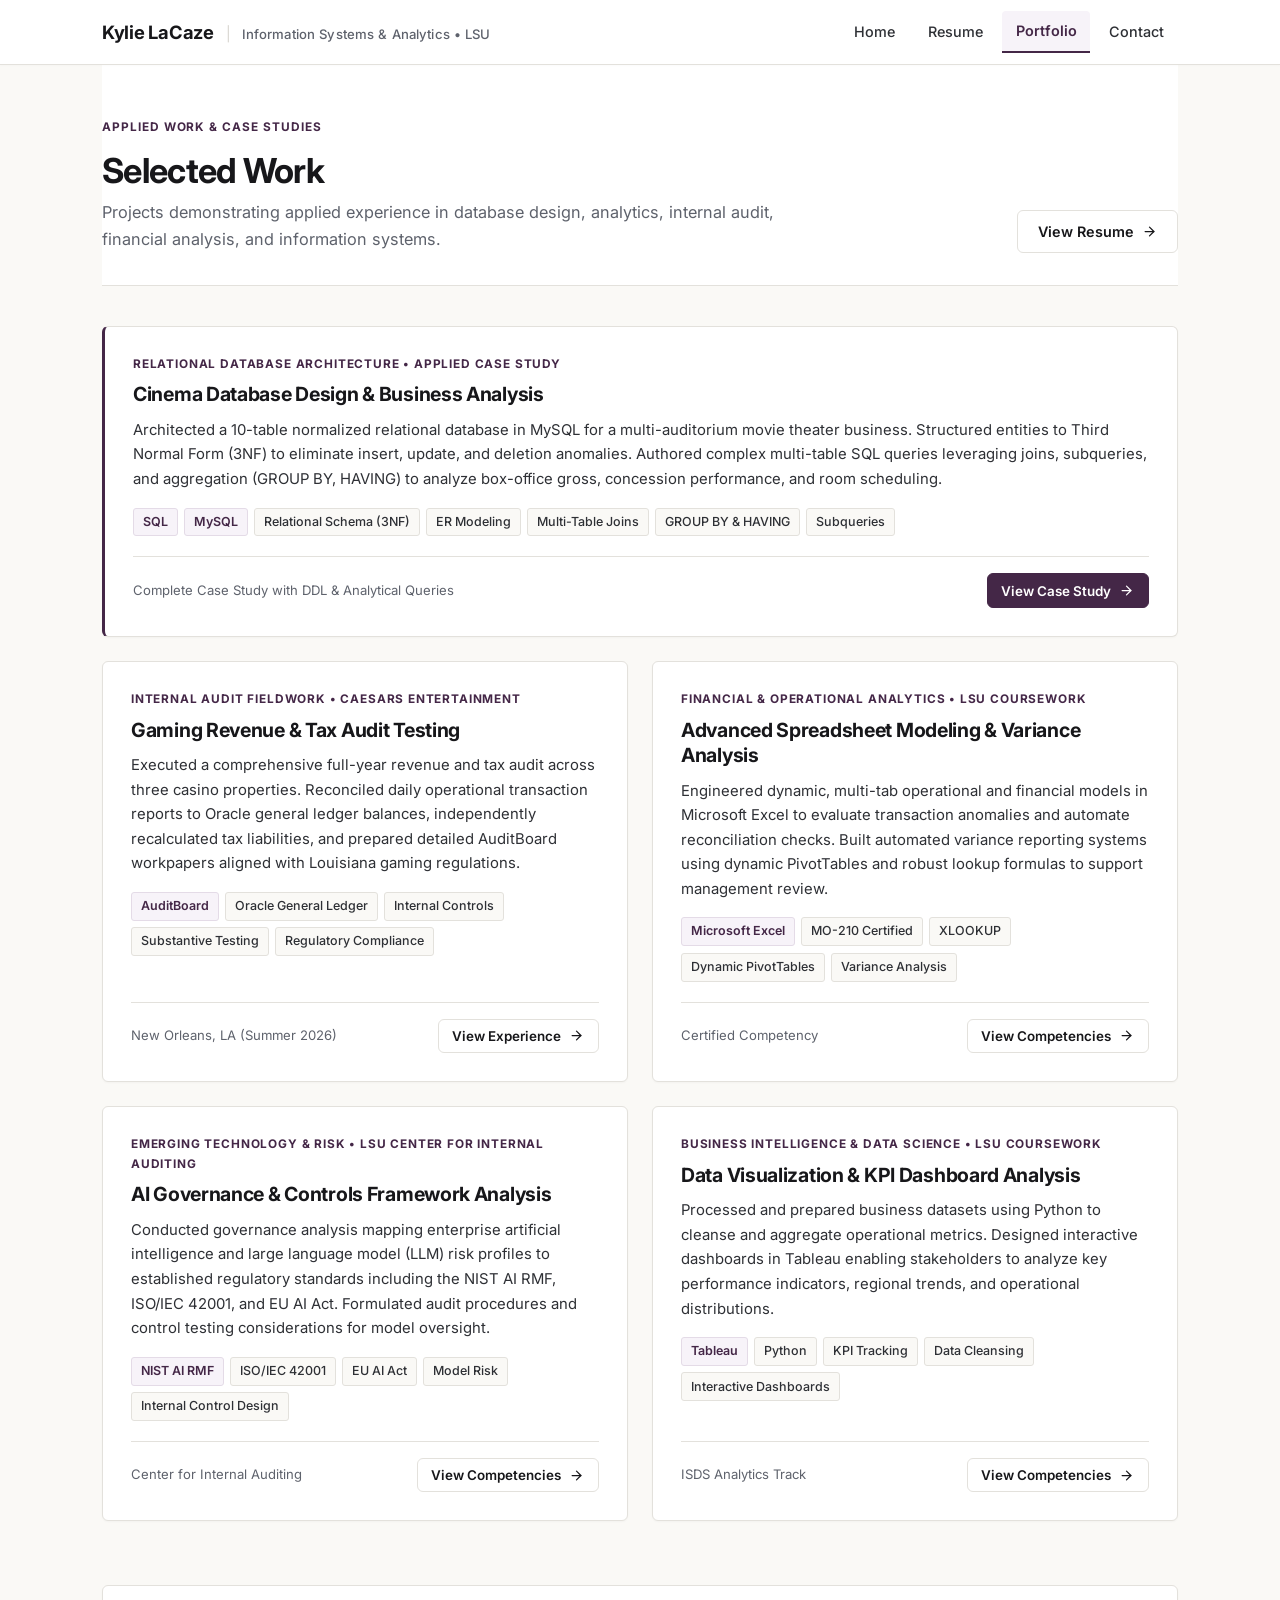
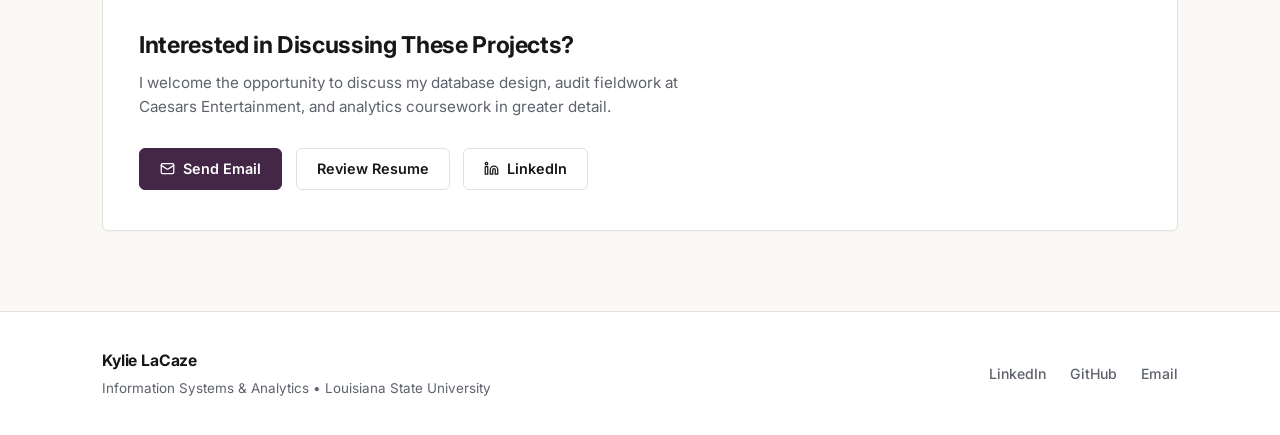
<file: portfolio.html>
<!DOCTYPE html>
<html lang="en">
<head>
  <meta charset="UTF-8">
  <meta name="viewport" content="width=device-width, initial-scale=1.0">
  <meta name="description" content="Portfolio of Kylie LaCaze showcasing applied case studies in relational database design, SQL analytics, Caesars Entertainment internal audit fieldwork, and financial spreadsheet modeling.">
  <title>Portfolio | Kylie LaCaze - Information Systems &amp; Analytics</title>
  
  <!-- Google Fonts: Inter -->
  <link rel="preconnect" href="https://fonts.googleapis.com">
  <link rel="preconnect" href="https://fonts.gstatic.com" crossorigin>
  <link href="https://fonts.googleapis.com/css2?family=Inter:wght@400;500;600;700&display=swap" rel="stylesheet">
  
  <!-- Stylesheet -->
  <link rel="stylesheet" href="styles.css">
</head>
<body>

  <!-- Sticky Site Header -->
  <header class="site-header">
    <div class="container">
      <nav class="site-nav" aria-label="Main Navigation">
        <a href="index.html" class="nav-brand">
          <span class="brand-name">Kylie LaCaze</span>
          <span class="brand-divider">|</span>
          <span class="brand-tagline">Information Systems &amp; Analytics • LSU</span>
        </a>
        <ul class="nav-links">
          <li><a href="index.html" class="nav-link">Home</a></li>
          <li><a href="resume.html" class="nav-link">Resume</a></li>
          <li><a href="portfolio.html" class="nav-link active" aria-current="page">Portfolio</a></li>
          <li><a href="contact.html" class="nav-link">Contact</a></li>
        </ul>
      </nav>
    </div>
  </header>

  <!-- Main Content -->
  <main class="main-content">
    <div class="container">
      
      <!-- Portfolio Page Header -->
      <header class="page-header">
        <div class="page-header-content">
          <div>
            <div class="eyebrow-tag">
              <span>Applied Work &amp; Case Studies</span>
            </div>
            <h1 class="page-title">Selected Work</h1>
            <p class="page-subtitle">
              Projects demonstrating applied experience in database design, analytics, internal audit, financial analysis, and information systems.
            </p>
          </div>
          <div>
            <a href="resume.html" class="btn btn-secondary">
              <span>View Resume</span>
              <svg viewBox="0 0 24 24" fill="none" stroke="currentColor" stroke-width="2" stroke-linecap="round" stroke-linejoin="round" aria-hidden="true"><line x1="5" y1="12" x2="19" y2="12"></line><polyline points="12 5 19 12 12 19"></polyline></svg>
            </a>
          </div>
        </div>
      </header>

      <!-- Portfolio Grid -->
      <div class="portfolio-grid">
        
        <!-- Project 1: Cinema Database Design (Featured Deep-Dive) -->
        <article class="project-card project-card-featured">
          <div class="project-card-top">
            <div class="project-category-label">Relational Database Architecture &bull; Applied Case Study</div>
            <h2 class="project-card-title">
              <a href="cinema-database.html">Cinema Database Design &amp; Business Analysis</a>
            </h2>
            <p class="project-card-desc">
              Architected a 10-table normalized relational database in MySQL for a multi-auditorium movie theater business. Structured entities to Third Normal Form (3NF) to eliminate insert, update, and deletion anomalies. Authored complex multi-table SQL queries leveraging joins, subqueries, and aggregation (GROUP BY, HAVING) to analyze box-office gross, concession performance, and room scheduling.
            </p>
            <div class="tag-group">
              <span class="tech-chip accent">SQL</span>
              <span class="tech-chip accent">MySQL</span>
              <span class="tech-chip">Relational Schema (3NF)</span>
              <span class="tech-chip">ER Modeling</span>
              <span class="tech-chip">Multi-Table Joins</span>
              <span class="tech-chip">GROUP BY &amp; HAVING</span>
              <span class="tech-chip">Subqueries</span>
            </div>
          </div>
          <div class="project-card-bottom">
            <span class="project-context-note">Complete Case Study with DDL &amp; Analytical Queries</span>
            <a href="cinema-database.html" class="btn btn-primary btn-sm">
              <span>View Case Study</span>
              <svg viewBox="0 0 24 24" fill="none" stroke="currentColor" stroke-width="2" stroke-linecap="round" stroke-linejoin="round" aria-hidden="true"><line x1="5" y1="12" x2="19" y2="12"></line><polyline points="12 5 19 12 12 19"></polyline></svg>
            </a>
          </div>
        </article>

        <!-- Project 2: Gaming Revenue & Tax Audit Testing -->
        <article id="audit-testing" class="project-card">
          <div class="project-card-top">
            <div class="project-category-label">Internal Audit Fieldwork &bull; Caesars Entertainment</div>
            <h2 class="project-card-title">
              <a href="resume.html#experience">Gaming Revenue &amp; Tax Audit Testing</a>
            </h2>
            <p class="project-card-desc">
              Executed a comprehensive full-year revenue and tax audit across three casino properties. Reconciled daily operational transaction reports to Oracle general ledger balances, independently recalculated tax liabilities, and prepared detailed AuditBoard workpapers aligned with Louisiana gaming regulations.
            </p>
            <div class="tag-group">
              <span class="tech-chip accent">AuditBoard</span>
              <span class="tech-chip">Oracle General Ledger</span>
              <span class="tech-chip">Internal Controls</span>
              <span class="tech-chip">Substantive Testing</span>
              <span class="tech-chip">Regulatory Compliance</span>
            </div>
          </div>
          <div class="project-card-bottom">
            <span class="project-context-note">New Orleans, LA (Summer 2026)</span>
            <a href="resume.html#experience" class="btn btn-secondary btn-sm">
              <span>View Experience</span>
              <svg viewBox="0 0 24 24" fill="none" stroke="currentColor" stroke-width="2" stroke-linecap="round" stroke-linejoin="round" aria-hidden="true"><line x1="5" y1="12" x2="19" y2="12"></line><polyline points="12 5 19 12 12 19"></polyline></svg>
            </a>
          </div>
        </article>

        <!-- Project 3: Advanced Spreadsheet Modeling & Variance Analysis -->
        <article class="project-card">
          <div class="project-card-top">
            <div class="project-category-label">Financial &amp; Operational Analytics &bull; LSU Coursework</div>
            <h2 class="project-card-title">
              <a href="resume.html">Advanced Spreadsheet Modeling &amp; Variance Analysis</a>
            </h2>
            <p class="project-card-desc">
              Engineered dynamic, multi-tab operational and financial models in Microsoft Excel to evaluate transaction anomalies and automate reconciliation checks. Built automated variance reporting systems using dynamic PivotTables and robust lookup formulas to support management review.
            </p>
            <div class="tag-group">
              <span class="tech-chip accent">Microsoft Excel</span>
              <span class="tech-chip">MO-210 Certified</span>
              <span class="tech-chip">XLOOKUP</span>
              <span class="tech-chip">Dynamic PivotTables</span>
              <span class="tech-chip">Variance Analysis</span>
            </div>
          </div>
          <div class="project-card-bottom">
            <span class="project-context-note">Certified Competency</span>
            <a href="resume.html" class="btn btn-secondary btn-sm">
              <span>View Competencies</span>
              <svg viewBox="0 0 24 24" fill="none" stroke="currentColor" stroke-width="2" stroke-linecap="round" stroke-linejoin="round" aria-hidden="true"><line x1="5" y1="12" x2="19" y2="12"></line><polyline points="12 5 19 12 12 19"></polyline></svg>
            </a>
          </div>
        </article>

        <!-- Project 4: AI Governance & Controls Framework Analysis -->
        <article class="project-card">
          <div class="project-card-top">
            <div class="project-category-label">Emerging Technology &amp; Risk &bull; LSU Center for Internal Auditing</div>
            <h2 class="project-card-title">
              <a href="resume.html">AI Governance &amp; Controls Framework Analysis</a>
            </h2>
            <p class="project-card-desc">
              Conducted governance analysis mapping enterprise artificial intelligence and large language model (LLM) risk profiles to established regulatory standards including the NIST AI RMF, ISO/IEC 42001, and EU AI Act. Formulated audit procedures and control testing considerations for model oversight.
            </p>
            <div class="tag-group">
              <span class="tech-chip accent">NIST AI RMF</span>
              <span class="tech-chip">ISO/IEC 42001</span>
              <span class="tech-chip">EU AI Act</span>
              <span class="tech-chip">Model Risk</span>
              <span class="tech-chip">Internal Control Design</span>
            </div>
          </div>
          <div class="project-card-bottom">
            <span class="project-context-note">Center for Internal Auditing</span>
            <a href="resume.html" class="btn btn-secondary btn-sm">
              <span>View Competencies</span>
              <svg viewBox="0 0 24 24" fill="none" stroke="currentColor" stroke-width="2" stroke-linecap="round" stroke-linejoin="round" aria-hidden="true"><line x1="5" y1="12" x2="19" y2="12"></line><polyline points="12 5 19 12 12 19"></polyline></svg>
            </a>
          </div>
        </article>

        <!-- Project 5: Data Visualization & KPI Dashboard Analysis -->
        <article class="project-card">
          <div class="project-card-top">
            <div class="project-category-label">Business Intelligence &amp; Data Science &bull; LSU Coursework</div>
            <h2 class="project-card-title">
              <a href="resume.html">Data Visualization &amp; KPI Dashboard Analysis</a>
            </h2>
            <p class="project-card-desc">
              Processed and prepared business datasets using Python to cleanse and aggregate operational metrics. Designed interactive dashboards in Tableau enabling stakeholders to analyze key performance indicators, regional trends, and operational distributions.
            </p>
            <div class="tag-group">
              <span class="tech-chip accent">Tableau</span>
              <span class="tech-chip">Python</span>
              <span class="tech-chip">KPI Tracking</span>
              <span class="tech-chip">Data Cleansing</span>
              <span class="tech-chip">Interactive Dashboards</span>
            </div>
          </div>
          <div class="project-card-bottom">
            <span class="project-context-note">ISDS Analytics Track</span>
            <a href="resume.html" class="btn btn-secondary btn-sm">
              <span>View Competencies</span>
              <svg viewBox="0 0 24 24" fill="none" stroke="currentColor" stroke-width="2" stroke-linecap="round" stroke-linejoin="round" aria-hidden="true"><line x1="5" y1="12" x2="19" y2="12"></line><polyline points="12 5 19 12 12 19"></polyline></svg>
            </a>
          </div>
        </article>

      </div>

      <!-- Professional Outreach Callout -->
      <section class="content-section" style="margin-top: 4rem;">
        <div class="home-cta-section" style="margin-top: 0;">
          <div class="home-cta-content">
            <h2 class="home-cta-title">Interested in Discussing These Projects?</h2>
            <p class="home-cta-desc">
              I welcome the opportunity to discuss my database design, audit fieldwork at Caesars Entertainment, and analytics coursework in greater detail.
            </p>
          </div>
          <div class="btn-group">
            <a href="mailto:kylielacaze@yahoo.com" class="btn btn-primary">
              <svg viewBox="0 0 24 24" fill="none" stroke="currentColor" stroke-width="2" stroke-linecap="round" stroke-linejoin="round" aria-hidden="true"><rect x="2" y="4" width="20" height="16" rx="2"></rect><path d="m22 7-8.97 5.7a1.94 1.94 0 0 1-2.06 0L2 7"></path></svg>
              <span>Send Email</span>
            </a>
            <a href="resume.html" class="btn btn-secondary">Review Resume</a>
            <a href="https://www.linkedin.com" target="_blank" rel="noopener noreferrer" class="btn btn-secondary">
              <svg viewBox="0 0 24 24" fill="none" stroke="currentColor" stroke-width="2" stroke-linecap="round" stroke-linejoin="round" aria-hidden="true"><path d="M16 8a6 6 0 0 1 6 6v7h-4v-7a2 2 0 0 0-2-2 2 2 0 0 0-2 2v7h-4v-7a6 6 0 0 1 6-6z"></path><rect x="2" y="9" width="4" height="12"></rect><circle cx="4" cy="4" r="2"></circle></svg>
              <span>LinkedIn</span>
            </a>
          </div>
        </div>
      </section>

    </div>
  </main>

  <!-- Minimal Site Footer -->
  <footer class="site-footer">
    <div class="container">
      <div class="footer-content">
        <div class="footer-brand">
          <div class="footer-name">Kylie LaCaze</div>
          <div class="footer-tagline">Information Systems &amp; Analytics &bull; Louisiana State University</div>
        </div>
        <ul class="footer-links">
          <li><a href="https://www.linkedin.com" target="_blank" rel="noopener noreferrer" class="footer-link">LinkedIn</a></li>
          <li><a href="https://github.com/Kylielacaze" target="_blank" rel="noopener noreferrer" class="footer-link">GitHub</a></li>
          <li><a href="mailto:kylielacaze@yahoo.com" class="footer-link">Email</a></li>
        </ul>
      </div>
    </div>
  </footer>

</body>
</html>
</file>
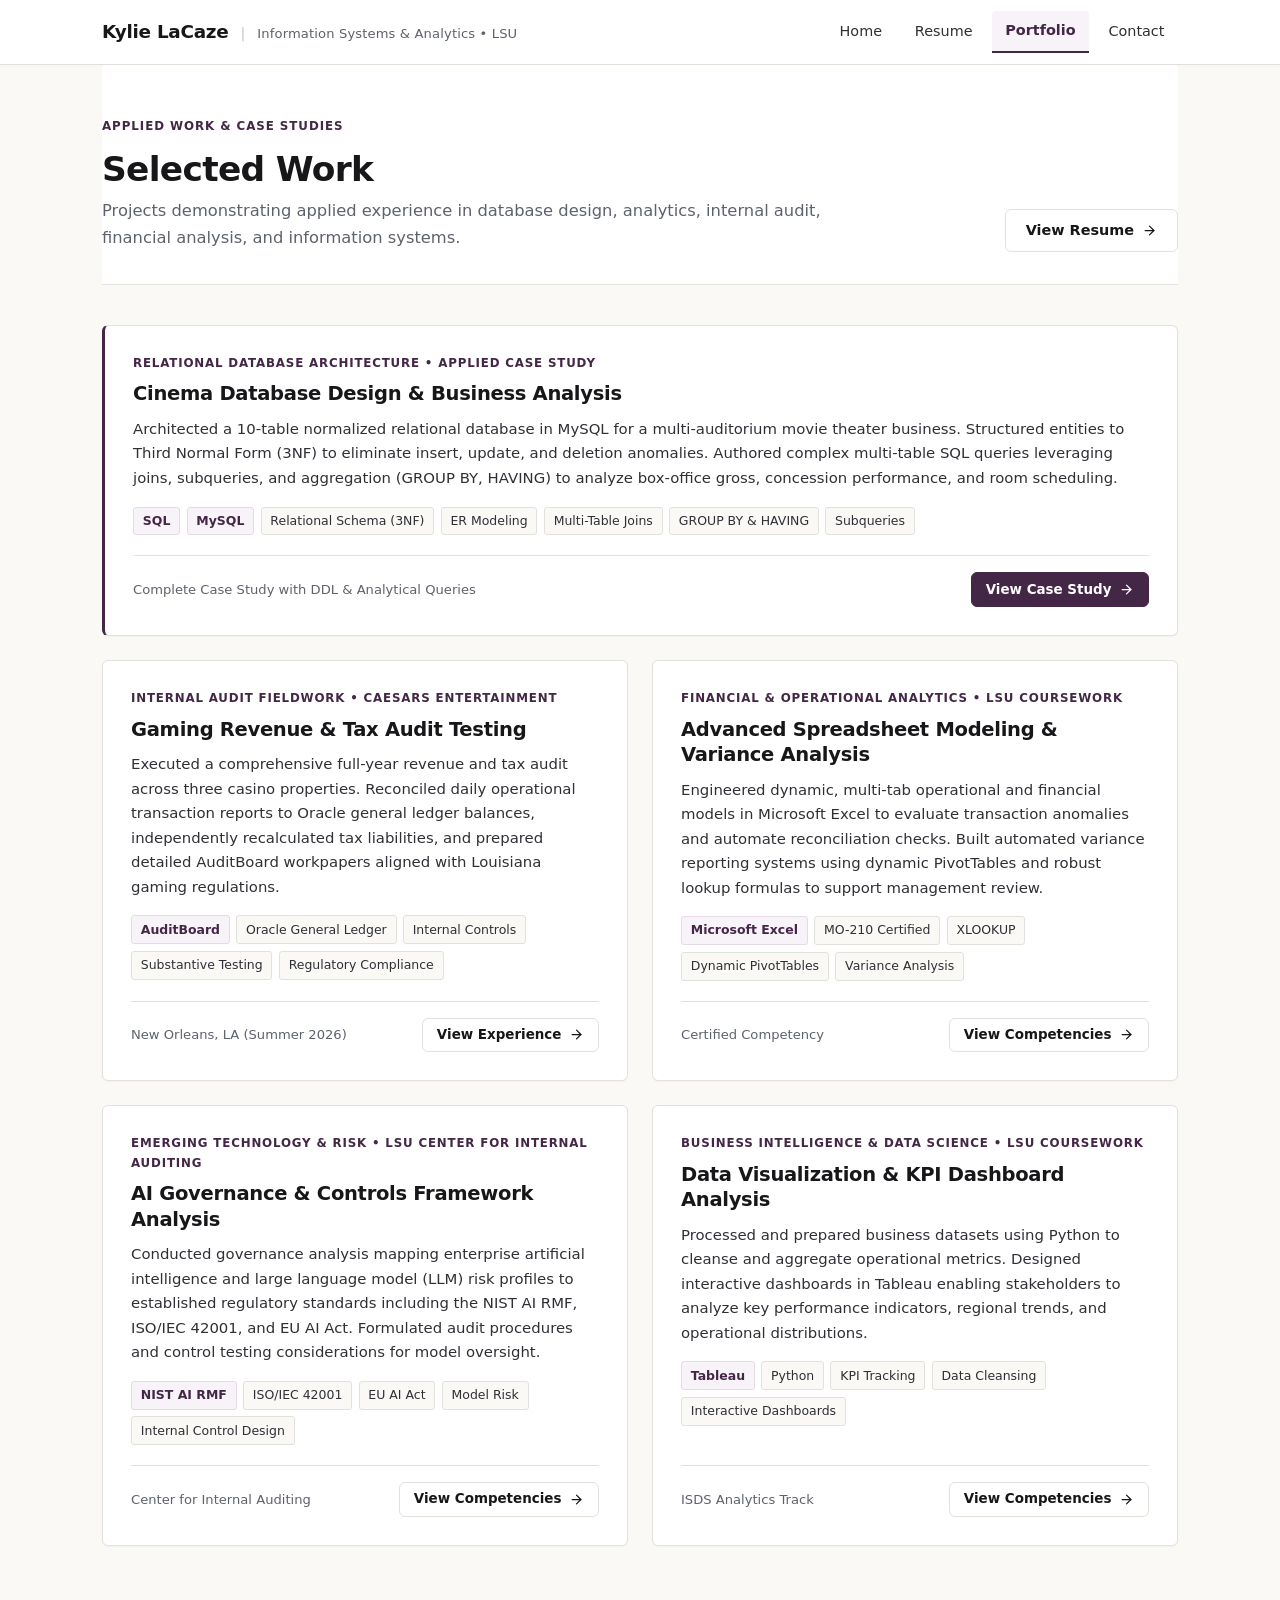
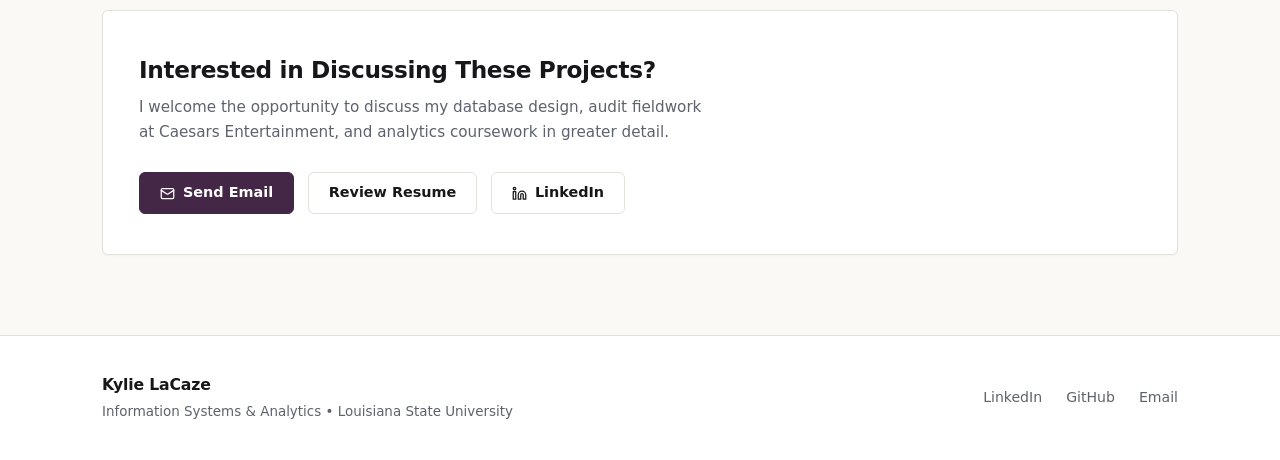
<file: project.html>
<!DOCTYPE html>
<html lang="en">
<head>
  <meta charset="UTF-8">
  <meta http-equiv="refresh" content="0; url=portfolio.html">
  <meta name="viewport" content="width=device-width, initial-scale=1.0">
  <title>Redirecting to Portfolio | Kylie LaCaze</title>
  <link rel="canonical" href="portfolio.html">
  <link rel="stylesheet" href="styles.css">
</head>
<body style="display: flex; align-items: center; justify-content: center; min-height: 100vh; text-align: center; background-color: var(--color-bg-page);">
  <div style="padding: 2.5rem; max-width: 480px; background-color: #ffffff; border: 1px solid var(--color-border); border-radius: var(--radius-md); box-shadow: var(--shadow-xs);">
    <h1 style="font-size: 1.35rem; color: var(--color-text-strong); margin-bottom: 0.75rem;">Redirecting to Portfolio...</h1>
    <p style="color: var(--color-text-muted); font-size: 0.92rem; margin-bottom: 1.5rem;">
      The projects section has moved to the updated portfolio page.
    </p>
    <a href="portfolio.html" class="btn btn-primary">
      <span>Continue to Portfolio</span>
      <svg viewBox="0 0 24 24" width="15" height="15" fill="none" stroke="currentColor" stroke-width="2" stroke-linecap="round" stroke-linejoin="round" aria-hidden="true"><line x1="5" y1="12" x2="19" y2="12"></line><polyline points="12 5 19 12 12 19"></polyline></svg>
    </a>
  </div>
</body>
</html>
</file>
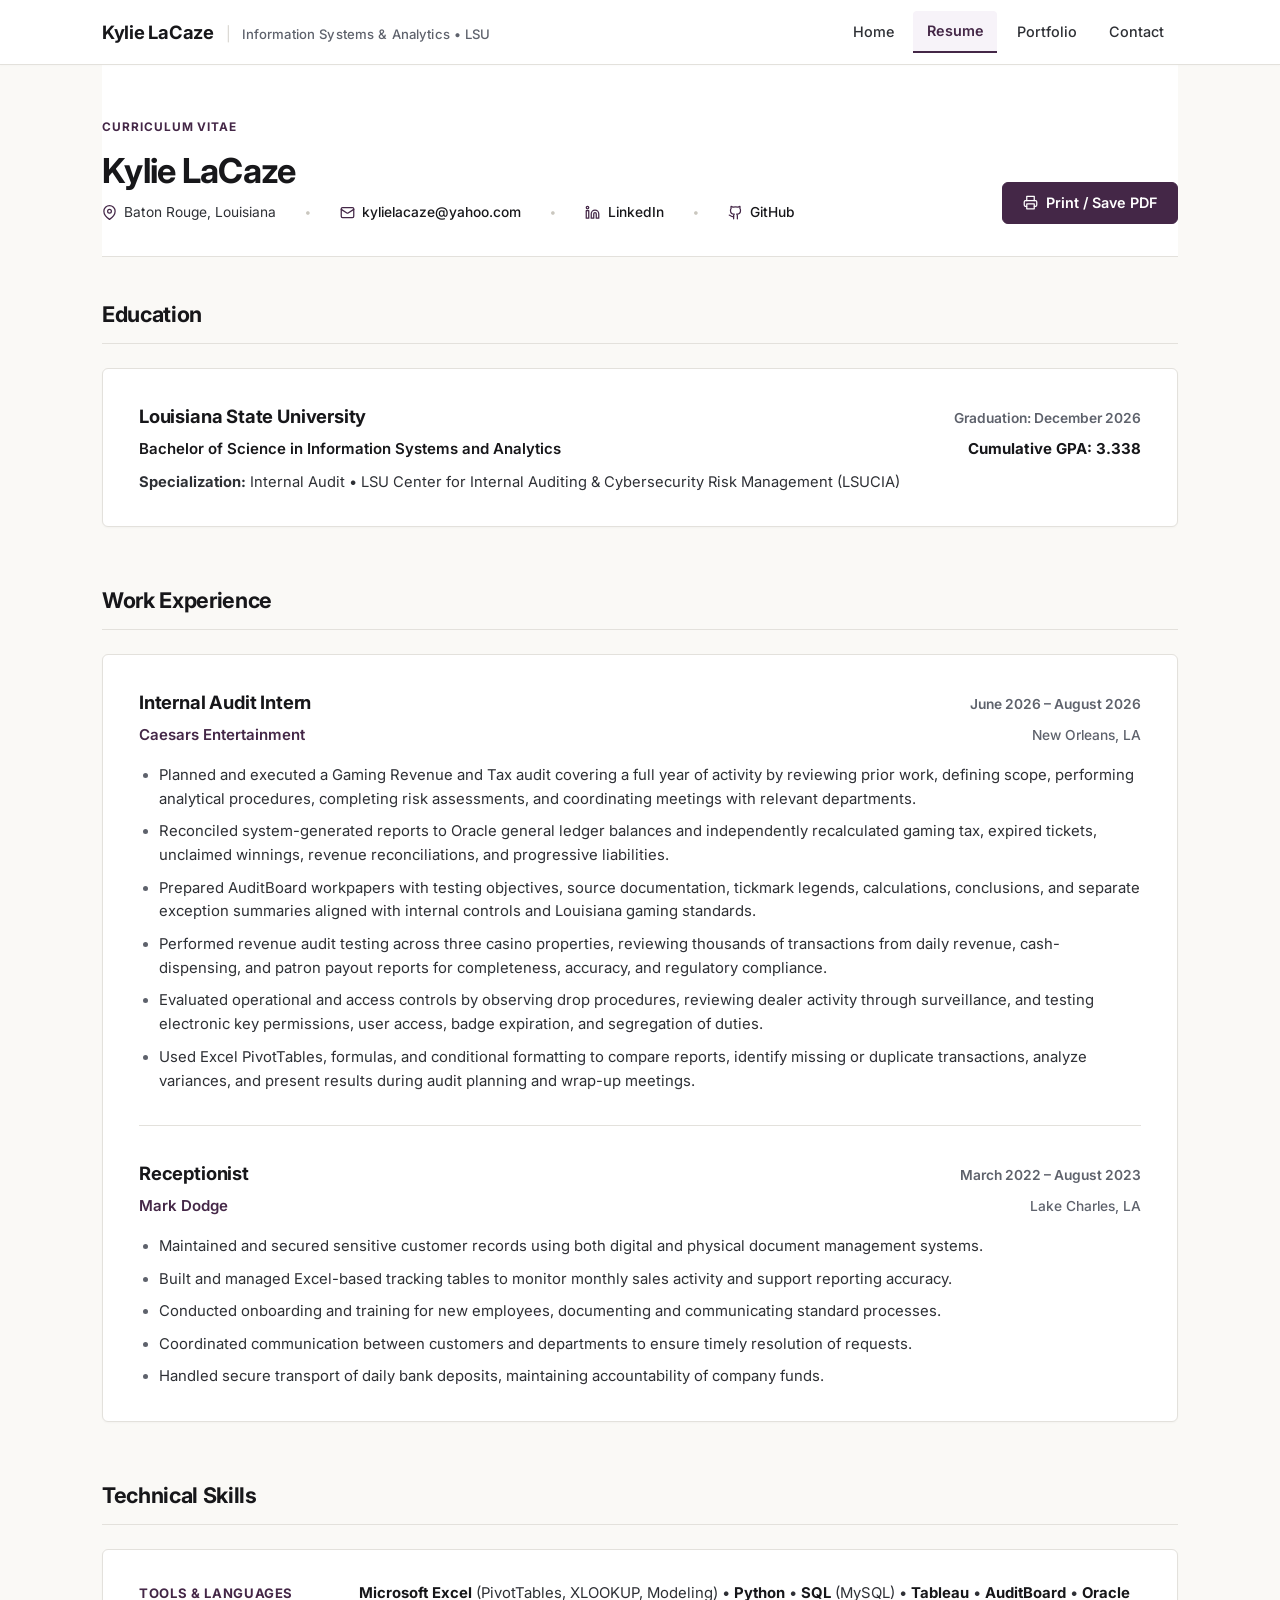
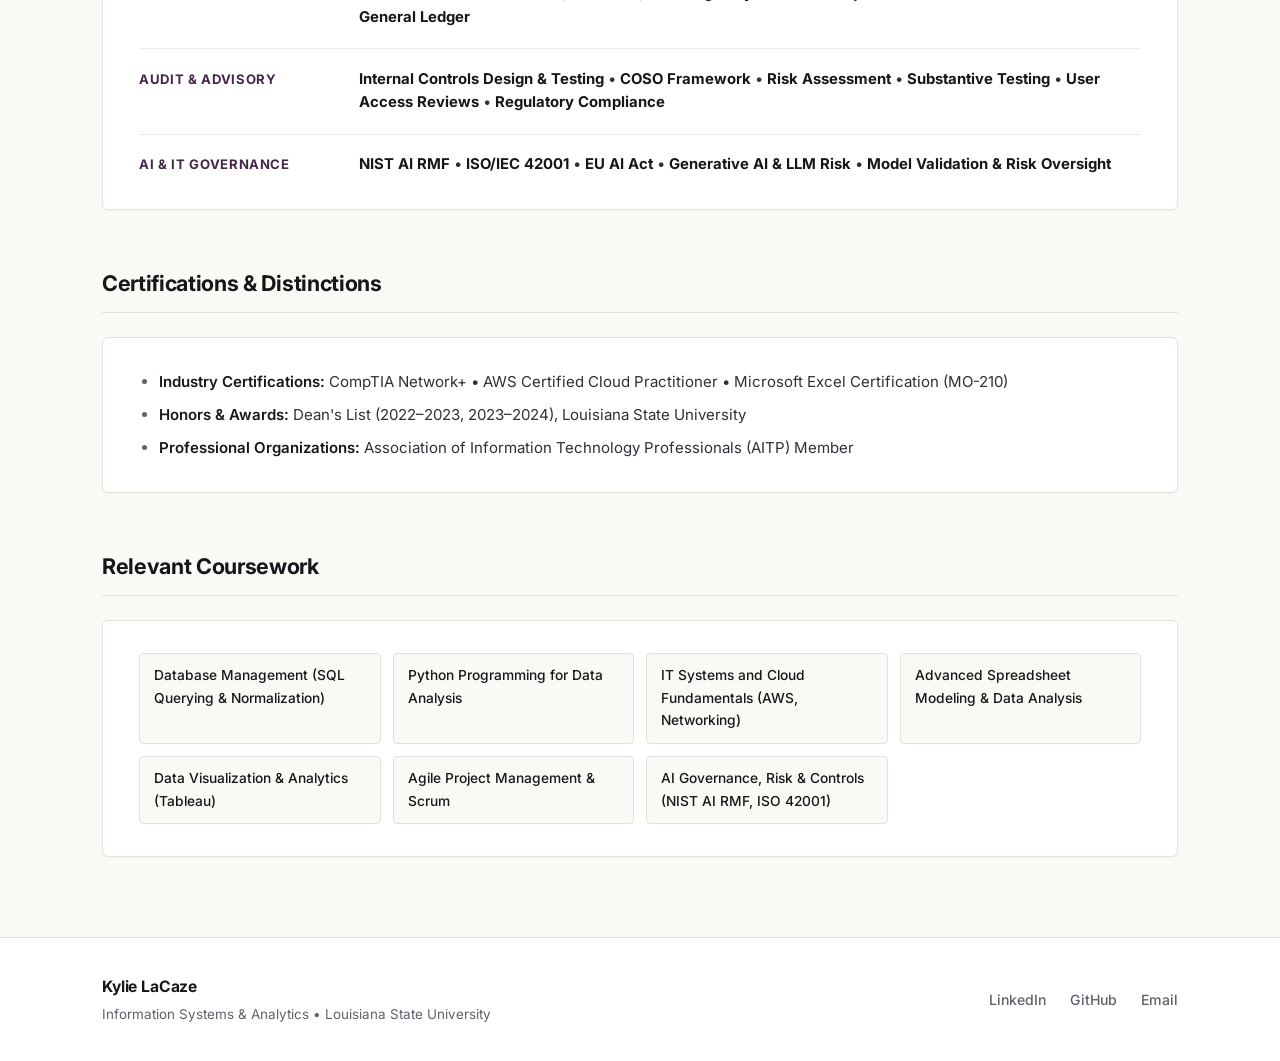
<file: resume.html>
<!DOCTYPE html>
<html lang="en">
<head>
  <meta charset="UTF-8">
  <meta name="viewport" content="width=device-width, initial-scale=1.0">
  <meta name="description" content="Resume of Kylie LaCaze - B.S. in Information Systems and Analytics, Specialization in Internal Audit, Louisiana State University. Hands-on experience in audit fieldwork, controls, SQL, and financial modeling.">
  <title>Resume | Kylie LaCaze - Information Systems &amp; Analytics</title>
  
  <!-- Google Fonts: Inter -->
  <link rel="preconnect" href="https://fonts.googleapis.com">
  <link rel="preconnect" href="https://fonts.gstatic.com" crossorigin>
  <link href="https://fonts.googleapis.com/css2?family=Inter:wght@400;500;600;700&display=swap" rel="stylesheet">
  
  <!-- Stylesheet -->
  <link rel="stylesheet" href="styles.css">
</head>
<body>

  <!-- Sticky Site Header -->
  <header class="site-header">
    <div class="container">
      <nav class="site-nav" aria-label="Main Navigation">
        <a href="index.html" class="nav-brand">
          <span class="brand-name">Kylie LaCaze</span>
          <span class="brand-divider">|</span>
          <span class="brand-tagline">Information Systems &amp; Analytics • LSU</span>
        </a>
        <ul class="nav-links">
          <li><a href="index.html" class="nav-link">Home</a></li>
          <li><a href="resume.html" class="nav-link active" aria-current="page">Resume</a></li>
          <li><a href="portfolio.html" class="nav-link">Portfolio</a></li>
          <li><a href="contact.html" class="nav-link">Contact</a></li>
        </ul>
      </nav>
    </div>
  </header>

  <!-- Main Content -->
  <main class="main-content">
    <div class="container">
      
      <!-- Resume Page Header -->
      <header class="page-header">
        <div class="page-header-content">
          <div>
            <div class="eyebrow-tag">
              <span>Curriculum Vitae</span>
            </div>
            <h1 class="page-title" style="margin-bottom: 0.65rem;">Kylie LaCaze</h1>
            
            <div class="meta-items-row" style="margin-bottom: 0;">
              <div class="meta-item">
                <svg viewBox="0 0 24 24" fill="none" stroke="currentColor" stroke-width="2" stroke-linecap="round" stroke-linejoin="round" aria-hidden="true"><path d="M21 10c0 7-9 13-9 13s-9-6-9-13a9 9 0 0 1 18 0z"></path><circle cx="12" cy="10" r="3"></circle></svg>
                <span>Baton Rouge, Louisiana</span>
              </div>
              <span class="meta-separator" aria-hidden="true">&bull;</span>
              <div class="meta-item">
                <svg viewBox="0 0 24 24" fill="none" stroke="currentColor" stroke-width="2" stroke-linecap="round" stroke-linejoin="round" aria-hidden="true"><rect x="2" y="4" width="20" height="16" rx="2"></rect><path d="m22 7-8.97 5.7a1.94 1.94 0 0 1-2.06 0L2 7"></path></svg>
                <a href="mailto:kylielacaze@yahoo.com">kylielacaze@yahoo.com</a>
              </div>
              <span class="meta-separator" aria-hidden="true">&bull;</span>
              <div class="meta-item">
                <svg viewBox="0 0 24 24" fill="none" stroke="currentColor" stroke-width="2" stroke-linecap="round" stroke-linejoin="round" aria-hidden="true"><path d="M16 8a6 6 0 0 1 6 6v7h-4v-7a2 2 0 0 0-2-2 2 2 0 0 0-2 2v7h-4v-7a6 6 0 0 1 6-6z"></path><rect x="2" y="9" width="4" height="12"></rect><circle cx="4" cy="4" r="2"></circle></svg>
                <a href="https://www.linkedin.com" target="_blank" rel="noopener noreferrer">LinkedIn</a>
              </div>
              <span class="meta-separator" aria-hidden="true">&bull;</span>
              <div class="meta-item">
                <svg viewBox="0 0 24 24" fill="none" stroke="currentColor" stroke-width="2" stroke-linecap="round" stroke-linejoin="round" aria-hidden="true"><path d="M15 22v-4a4.8 4.8 0 0 0-1-3.5c3 0 6-2 6-5.5.08-1.25-.27-2.48-1-3.5.28-1.15.28-2.35 0-3.5 0 0-1 0-3 1.5-2.64-.5-5.36-.5-8 0C6 2 5 2 5 2c-.3 1.15-.3 2.35 0 3.5A5.403 5.403 0 0 0 4 9c0 3.5 3 5.5 6 5.5-.39.49-.68 1.05-.85 1.65-.17.6-.22 1.23-.15 1.85v4"></path><path d="M9 18c-4.51 2-5-2-7-2"></path></svg>
                <a href="https://github.com/Kylielacaze" target="_blank" rel="noopener noreferrer">GitHub</a>
              </div>
            </div>
          </div>

          <div class="no-print">
            <button onclick="window.print()" class="btn btn-primary" aria-label="Print or save this resume as PDF">
              <svg viewBox="0 0 24 24" fill="none" stroke="currentColor" stroke-width="2" stroke-linecap="round" stroke-linejoin="round" aria-hidden="true"><polyline points="6 9 6 2 18 2 18 9"></polyline><path d="M6 18H4a2 2 0 0 1-2-2v-5a2 2 0 0 1 2-2h16a2 2 0 0 1 2 2v5a2 2 0 0 1-2 2h-2"></path><rect x="6" y="14" width="12" height="8"></rect></svg>
              <span>Print / Save PDF</span>
            </button>
          </div>
        </div>
      </header>

      <!-- Section: Education -->
      <section class="content-section" style="margin-top: 2rem;">
        <div class="section-header">
          <h2 class="section-title">Education</h2>
        </div>

        <div class="experience-container">
          <div class="experience-entry" style="padding-bottom: 0; margin-bottom: 0; border-bottom: none;">
            <div class="experience-header">
              <h3 class="experience-role">Louisiana State University</h3>
              <span class="experience-date">Graduation: December 2026</span>
            </div>
            <div class="experience-meta-line" style="margin-bottom: 0.5rem;">
              <span style="color: var(--color-text-strong); font-weight: 600;">Bachelor of Science in Information Systems and Analytics</span>
              <span class="meta-highlight">Cumulative GPA: 3.338</span>
            </div>
            <p style="font-size: 0.92rem; color: var(--color-text-body); margin-bottom: 0;">
              <strong>Specialization:</strong> Internal Audit &bull; LSU Center for Internal Auditing &amp; Cybersecurity Risk Management (LSUCIA)
            </p>
          </div>
        </div>
      </section>

      <!-- Section: Work Experience -->
      <section id="experience" class="content-section">
        <div class="section-header">
          <h2 class="section-title">Work Experience</h2>
        </div>

        <div class="experience-container">
          <!-- Caesars Entertainment -->
          <article class="experience-entry">
            <div class="experience-header">
              <h3 class="experience-role">Internal Audit Intern</h3>
              <span class="experience-date">June 2026 – August 2026</span>
            </div>
            <div class="experience-meta-line">
              <span class="experience-employer">Caesars Entertainment</span>
              <span class="experience-location">New Orleans, LA</span>
            </div>
            <ul class="experience-bullets">
              <li>Planned and executed a Gaming Revenue and Tax audit covering a full year of activity by reviewing prior work, defining scope, performing analytical procedures, completing risk assessments, and coordinating meetings with relevant departments.</li>
              <li>Reconciled system-generated reports to Oracle general ledger balances and independently recalculated gaming tax, expired tickets, unclaimed winnings, revenue reconciliations, and progressive liabilities.</li>
              <li>Prepared AuditBoard workpapers with testing objectives, source documentation, tickmark legends, calculations, conclusions, and separate exception summaries aligned with internal controls and Louisiana gaming standards.</li>
              <li>Performed revenue audit testing across three casino properties, reviewing thousands of transactions from daily revenue, cash-dispensing, and patron payout reports for completeness, accuracy, and regulatory compliance.</li>
              <li>Evaluated operational and access controls by observing drop procedures, reviewing dealer activity through surveillance, and testing electronic key permissions, user access, badge expiration, and segregation of duties.</li>
              <li>Used Excel PivotTables, formulas, and conditional formatting to compare reports, identify missing or duplicate transactions, analyze variances, and present results during audit planning and wrap-up meetings.</li>
            </ul>
          </article>

          <!-- Mark Dodge -->
          <article class="experience-entry">
            <div class="experience-header">
              <h3 class="experience-role">Receptionist</h3>
              <span class="experience-date">March 2022 – August 2023</span>
            </div>
            <div class="experience-meta-line">
              <span class="experience-employer">Mark Dodge</span>
              <span class="experience-location">Lake Charles, LA</span>
            </div>
            <ul class="experience-bullets">
              <li>Maintained and secured sensitive customer records using both digital and physical document management systems.</li>
              <li>Built and managed Excel-based tracking tables to monitor monthly sales activity and support reporting accuracy.</li>
              <li>Conducted onboarding and training for new employees, documenting and communicating standard processes.</li>
              <li>Coordinated communication between customers and departments to ensure timely resolution of requests.</li>
              <li>Handled secure transport of daily bank deposits, maintaining accountability of company funds.</li>
            </ul>
          </article>
        </div>
      </section>

      <!-- Section: Technical Skills -->
      <section class="content-section">
        <div class="section-header">
          <h2 class="section-title">Technical Skills</h2>
        </div>

        <div class="experience-container">
          <div class="skills-block-list">
            <div class="skills-block-row">
              <div class="skills-category-label">Tools &amp; Languages</div>
              <div class="skills-category-items">
                <strong>Microsoft Excel</strong> (PivotTables, XLOOKUP, Modeling) &bull; <strong>Python</strong> &bull; <strong>SQL</strong> (MySQL) &bull; <strong>Tableau</strong> &bull; <strong>AuditBoard</strong> &bull; <strong>Oracle General Ledger</strong>
              </div>
            </div>
            <div class="skills-block-row">
              <div class="skills-category-label">Audit &amp; Advisory</div>
              <div class="skills-category-items">
                <strong>Internal Controls Design &amp; Testing</strong> &bull; <strong>COSO Framework</strong> &bull; <strong>Risk Assessment</strong> &bull; <strong>Substantive Testing</strong> &bull; <strong>User Access Reviews</strong> &bull; <strong>Regulatory Compliance</strong>
              </div>
            </div>
            <div class="skills-block-row">
              <div class="skills-category-label">AI &amp; IT Governance</div>
              <div class="skills-category-items">
                <strong>NIST AI RMF</strong> &bull; <strong>ISO/IEC 42001</strong> &bull; <strong>EU AI Act</strong> &bull; <strong>Generative AI &amp; LLM Risk</strong> &bull; <strong>Model Validation &amp; Risk Oversight</strong>
              </div>
            </div>
          </div>
        </div>
      </section>

      <!-- Section: Certifications & Distinctions -->
      <section class="content-section">
        <div class="section-header">
          <h2 class="section-title">Certifications &amp; Distinctions</h2>
        </div>

        <div class="experience-container">
          <ul class="experience-bullets" style="font-size: 0.94rem;">
            <li><strong>Industry Certifications:</strong> CompTIA Network+ &bull; AWS Certified Cloud Practitioner &bull; Microsoft Excel Certification (MO-210)</li>
            <li><strong>Honors &amp; Awards:</strong> Dean's List (2022–2023, 2023–2024), Louisiana State University</li>
            <li><strong>Professional Organizations:</strong> Association of Information Technology Professionals (AITP) Member</li>
          </ul>
        </div>
      </section>

      <!-- Section: Relevant Coursework -->
      <section class="content-section">
        <div class="section-header">
          <h2 class="section-title">Relevant Coursework</h2>
        </div>

        <div class="experience-container">
          <div class="coursework-grid">
            <div class="coursework-item">Database Management (SQL Querying &amp; Normalization)</div>
            <div class="coursework-item">Python Programming for Data Analysis</div>
            <div class="coursework-item">IT Systems and Cloud Fundamentals (AWS, Networking)</div>
            <div class="coursework-item">Advanced Spreadsheet Modeling &amp; Data Analysis</div>
            <div class="coursework-item">Data Visualization &amp; Analytics (Tableau)</div>
            <div class="coursework-item">Agile Project Management &amp; Scrum</div>
            <div class="coursework-item">AI Governance, Risk &amp; Controls (NIST AI RMF, ISO 42001)</div>
          </div>
        </div>
      </section>

    </div>
  </main>

  <!-- Minimal Site Footer -->
  <footer class="site-footer">
    <div class="container">
      <div class="footer-content">
        <div class="footer-brand">
          <div class="footer-name">Kylie LaCaze</div>
          <div class="footer-tagline">Information Systems &amp; Analytics &bull; Louisiana State University</div>
        </div>
        <ul class="footer-links">
          <li><a href="https://www.linkedin.com" target="_blank" rel="noopener noreferrer" class="footer-link">LinkedIn</a></li>
          <li><a href="https://github.com/Kylielacaze" target="_blank" rel="noopener noreferrer" class="footer-link">GitHub</a></li>
          <li><a href="mailto:kylielacaze@yahoo.com" class="footer-link">Email</a></li>
        </ul>
      </div>
    </div>
  </footer>

</body>
</html>
</file>
<file: styles.css>
/* ==========================================================================
   Kylie LaCaze — Professional Portfolio & Curriculum Vitae Stylesheet
   Specialization: Information Systems, Internal Audit, Risk Advisory & Analytics
   Design Language: Minimal, Modern Corporate, Editorial Executive Aesthetics
   ========================================================================== */

/* --------------------------------------------------------------------------
   1. Design Tokens & CSS Custom Properties
   -------------------------------------------------------------------------- */
:root {
  --font-family: 'Inter', system-ui, -apple-system, BlinkMacSystemFont, 'Segoe UI', Roboto, 'Helvetica Neue', Arial, sans-serif;
  
  /* Primary Corporate Accent: Deep Muted Plum / Dark Purple */
  --color-primary: #442747;
  --color-primary-hover: #331c36;
  --color-primary-active: #241126;
  
  /* Subtle Lavender Accent (Used exclusively for very subtle backgrounds/highlights) */
  --color-primary-light: #f7f3f9;
  --color-primary-border: #e4dbe7;
  --color-primary-focus: rgba(68, 39, 71, 0.12);

  /* Page & Surface Layers (Warm White / Off-White) */
  --color-bg-page: #faf9f6;
  --color-bg-surface: #ffffff;
  --color-bg-subtle: #f3f1ec;
  --color-bg-subtle-alt: #eae8e1;

  /* Typography: Charcoal / Near-Black Hierarchy */
  --color-text-strong: #17171a;
  --color-text-body: #2e3035;
  --color-text-muted: #5e626c;
  --color-text-subtle: #8a8f9a;

  /* Soft Gray Hairline Borders */
  --color-border: #e3e1dc;
  --color-border-hover: #cac7bf;
  --color-border-subtle: #eeece7;
  --color-border-dark: #8c8880;

  /* Restrained Elevation (No large shadows or floating-card effects) */
  --shadow-xs: 0 1px 2px rgba(0, 0, 0, 0.03);
  --shadow-sm: 0 1px 3px rgba(0, 0, 0, 0.05);
  --shadow-md: 0 2px 6px rgba(0, 0, 0, 0.06);

  /* Refined Geometric Radii */
  --radius-xs: 3px;
  --radius-sm: 4px;
  --radius-md: 6px;
  --radius-lg: 8px;

  /* Layout Constraints */
  --container-max-width: 1140px;
  --transition-smooth: all 0.18s ease-in-out;
}

/* --------------------------------------------------------------------------
   2. Base Reset & Fundamental Styles
   -------------------------------------------------------------------------- */
*, *::before, *::after {
  margin: 0;
  padding: 0;
  box-sizing: border-box;
}

html {
  scroll-behavior: smooth;
  text-rendering: optimizeLegibility;
  -webkit-font-smoothing: antialiased;
  -moz-osx-font-smoothing: grayscale;
}

body {
  font-family: var(--font-family);
  background-color: var(--color-bg-page);
  color: var(--color-text-body);
  line-height: 1.65;
  font-size: 0.95rem;
  display: flex;
  flex-direction: column;
  min-height: 100vh;
}

a {
  color: var(--color-primary);
  text-decoration: none;
  transition: var(--transition-smooth);
}

a:hover {
  color: var(--color-primary-hover);
}

a:focus-visible, button:focus-visible {
  outline: 2px solid var(--color-primary);
  outline-offset: 2px;
}

/* Core Container */
.container {
  width: 100%;
  max-width: var(--container-max-width);
  margin-left: auto;
  margin-right: auto;
  padding-left: 2rem;
  padding-right: 2rem;
}

.main-content {
  flex: 1;
  padding-bottom: 5rem;
}

/* --------------------------------------------------------------------------
   3. Slim, Polished Sticky Navigation
   -------------------------------------------------------------------------- */
.site-header {
  position: sticky;
  top: 0;
  z-index: 1000;
  background-color: #ffffff;
  border-bottom: 1px solid var(--color-border);
  box-shadow: 0 1px 2px rgba(0, 0, 0, 0.02);
}

.site-nav {
  display: flex;
  justify-content: space-between;
  align-items: center;
  height: 64px;
}

.nav-brand {
  display: flex;
  align-items: baseline;
  gap: 0.75rem;
  text-decoration: none;
}

.brand-name {
  font-size: 1.15rem;
  font-weight: 700;
  letter-spacing: -0.015em;
  color: var(--color-text-strong);
}

.brand-divider {
  color: var(--color-border-hover);
  font-weight: 300;
  font-size: 0.9rem;
}

.brand-tagline {
  font-size: 0.82rem;
  font-weight: 500;
  color: var(--color-text-muted);
  letter-spacing: 0.01em;
}

.nav-links {
  display: flex;
  align-items: center;
  list-style: none;
  gap: 0.35rem;
}

.nav-link {
  display: inline-block;
  font-size: 0.9rem;
  font-weight: 500;
  color: var(--color-text-body);
  padding: 0.5rem 0.85rem;
  border-radius: var(--radius-sm);
  transition: var(--transition-smooth);
  position: relative;
}

.nav-link:hover {
  color: var(--color-primary);
  background-color: var(--color-primary-light);
}

.nav-link.active {
  color: var(--color-primary);
  font-weight: 600;
  background-color: var(--color-primary-light);
  border-bottom: 2px solid var(--color-primary);
  border-radius: var(--radius-sm) var(--radius-sm) 0 0;
}

/* --------------------------------------------------------------------------
   4. Buttons & Structured Actions
   -------------------------------------------------------------------------- */
.btn-group {
  display: flex;
  flex-wrap: wrap;
  align-items: center;
  gap: 0.85rem;
}

.btn {
  display: inline-flex;
  align-items: center;
  justify-content: center;
  gap: 0.5rem;
  font-family: var(--font-family);
  font-size: 0.9rem;
  font-weight: 600;
  padding: 0.65rem 1.25rem;
  border-radius: var(--radius-md);
  border: 1px solid transparent;
  cursor: pointer;
  text-decoration: none;
  line-height: 1.35;
  transition: var(--transition-smooth);
}

.btn svg {
  width: 15px;
  height: 15px;
  flex-shrink: 0;
}

.btn-primary {
  background-color: var(--color-primary);
  color: #ffffff;
  border-color: var(--color-primary);
}

.btn-primary:hover {
  background-color: var(--color-primary-hover);
  border-color: var(--color-primary-hover);
  color: #ffffff;
}

.btn-primary:active {
  background-color: var(--color-primary-active);
}

.btn-secondary {
  background-color: #ffffff;
  color: var(--color-text-strong);
  border-color: var(--color-border);
}

.btn-secondary:hover {
  background-color: var(--color-bg-subtle);
  border-color: var(--color-border-hover);
  color: var(--color-primary);
}

.btn-sm {
  font-size: 0.84rem;
  padding: 0.45rem 0.85rem;
}

/* --------------------------------------------------------------------------
   5. Eyebrow Tags & Metadata Labels
   -------------------------------------------------------------------------- */
.eyebrow-tag {
  display: inline-flex;
  align-items: center;
  gap: 0.4rem;
  font-size: 0.74rem;
  font-weight: 700;
  letter-spacing: 0.08em;
  text-transform: uppercase;
  color: var(--color-primary);
  margin-bottom: 0.75rem;
}

.honor-tag {
  display: inline-flex;
  align-items: center;
  background-color: var(--color-primary-light);
  color: var(--color-primary);
  border: 1px solid var(--color-primary-border);
  font-size: 0.75rem;
  font-weight: 600;
  padding: 0.15rem 0.5rem;
  border-radius: var(--radius-xs);
  letter-spacing: 0.02em;
}

/* --------------------------------------------------------------------------
   6. Hero Section (Balanced Two-Column Corporate Layout)
   -------------------------------------------------------------------------- */
.hero-section {
  background-color: #ffffff;
  border-bottom: 1px solid var(--color-border);
  padding: 4rem 0 3.25rem;
}

.hero-grid {
  display: flex;
  align-items: center;
  justify-content: space-between;
  gap: 3.5rem;
}

.hero-content {
  flex: 1 1 60%;
  max-width: 680px;
}

.hero-title {
  font-size: 2.6rem;
  font-weight: 700;
  letter-spacing: -0.025em;
  color: var(--color-text-strong);
  line-height: 1.15;
  margin-bottom: 0.65rem;
}

.hero-headline {
  font-size: 1.15rem;
  font-weight: 600;
  color: var(--color-primary);
  letter-spacing: -0.01em;
  margin-bottom: 1.25rem;
  line-height: 1.45;
}

.hero-subtitle {
  font-size: 1.02rem;
  color: var(--color-text-body);
  line-height: 1.7;
  margin-bottom: 1.75rem;
}

.hero-image-wrap {
  flex: 0 0 250px;
  display: flex;
  justify-content: center;
  align-items: center;
}

.hero-headshot {
  width: 230px;
  height: 230px;
  object-fit: cover;
  object-position: center top;
  border-radius: var(--radius-lg);
  border: 1px solid var(--color-border);
  box-shadow: var(--shadow-sm);
  display: block;
}

/* Compact Recruiter Metadata Row (Below Hero) */
.hero-meta-bar {
  background-color: var(--color-bg-subtle);
  border-bottom: 1px solid var(--color-border);
  padding: 0.9rem 0;
}

.meta-items-row {
  display: flex;
  flex-wrap: wrap;
  align-items: center;
  gap: 0.75rem 1.75rem;
  font-size: 0.86rem;
  color: var(--color-text-body);
}

.meta-item {
  display: inline-flex;
  align-items: center;
  gap: 0.45rem;
  white-space: nowrap;
}

.meta-item svg {
  width: 15px;
  height: 15px;
  color: var(--color-primary);
  flex-shrink: 0;
}

.meta-item a {
  color: var(--color-text-strong);
  font-weight: 500;
}

.meta-item a:hover {
  color: var(--color-primary);
}

.meta-highlight {
  font-weight: 700;
  color: var(--color-text-strong);
}

.meta-separator {
  color: var(--color-border-hover);
  font-weight: 300;
}

/* --------------------------------------------------------------------------
   7. Page Headers (Subpages: Resume, Portfolio, Contact, Case Study)
   -------------------------------------------------------------------------- */
.page-header {
  padding: 3rem 0 2rem;
  border-bottom: 1px solid var(--color-border);
  margin-bottom: 2.5rem;
  background-color: #ffffff;
}

.page-header-content {
  display: flex;
  justify-content: space-between;
  align-items: flex-end;
  flex-wrap: wrap;
  gap: 1.5rem;
}

.page-title {
  font-size: 2.15rem;
  font-weight: 700;
  letter-spacing: -0.02em;
  color: var(--color-text-strong);
  line-height: 1.2;
  margin-bottom: 0.5rem;
}

.page-subtitle {
  font-size: 1.02rem;
  color: var(--color-text-muted);
  line-height: 1.65;
  max-width: 720px;
}

/* --------------------------------------------------------------------------
   8. Section Headers & Structural Flow
   -------------------------------------------------------------------------- */
.content-section {
  margin-top: 3.5rem;
}

.section-header {
  margin-bottom: 1.5rem;
  padding-bottom: 0.65rem;
  border-bottom: 1px solid var(--color-border);
}

.section-header-compact {
  margin-bottom: 1rem;
  padding-bottom: 0.4rem;
}

.section-title {
  font-size: 1.35rem;
  font-weight: 700;
  color: var(--color-text-strong);
  letter-spacing: -0.015em;
  display: flex;
  align-items: center;
  gap: 0.65rem;
}

.section-desc {
  font-size: 0.92rem;
  color: var(--color-text-muted);
  margin-top: 0.25rem;
}

/* Text Section Blocks (Clean typography with whitespace instead of heavy cards) */
.editorial-text-block {
  max-width: 820px;
}

.editorial-text-block p {
  font-size: 1.02rem;
  line-height: 1.75;
  color: var(--color-text-body);
  margin-bottom: 1rem;
}

.editorial-text-block p:last-child {
  margin-bottom: 0;
}

.editorial-text-block strong {
  color: var(--color-text-strong);
  font-weight: 600;
}

/* --------------------------------------------------------------------------
   9. Areas of Expertise (Clean, Uncluttered Multi-Column)
   -------------------------------------------------------------------------- */
.expertise-grid {
  display: grid;
  grid-template-columns: repeat(3, 1fr);
  gap: 1.5rem;
}

.expertise-card {
  background-color: #ffffff;
  border: 1px solid var(--color-border);
  border-radius: var(--radius-md);
  padding: 1.65rem 1.5rem;
  box-shadow: var(--shadow-xs);
  transition: var(--transition-smooth);
  display: flex;
  flex-direction: column;
}

.expertise-card:hover {
  border-color: var(--color-border-hover);
  box-shadow: var(--shadow-sm);
}

.expertise-card-header {
  border-bottom: 1px solid var(--color-border);
  padding-bottom: 0.75rem;
  margin-bottom: 1rem;
}

.expertise-title {
  font-size: 1.08rem;
  font-weight: 700;
  color: var(--color-text-strong);
  letter-spacing: -0.01em;
}

.expertise-list {
  list-style: none;
  display: flex;
  flex-direction: column;
  gap: 0.85rem;
}

.expertise-item {
  display: flex;
  flex-direction: column;
  gap: 0.15rem;
}

.expertise-item-name {
  font-size: 0.9rem;
  font-weight: 600;
  color: var(--color-text-strong);
}

.expertise-item-desc {
  font-size: 0.82rem;
  color: var(--color-text-muted);
  line-height: 1.45;
}

/* --------------------------------------------------------------------------
   10. Selected Experience (Caesars Spotlight) & Resume Layout
   -------------------------------------------------------------------------- */
.experience-container {
  background-color: #ffffff;
  border: 1px solid var(--color-border);
  border-radius: var(--radius-md);
  padding: 2rem 2.25rem;
  box-shadow: var(--shadow-xs);
}

.experience-entry {
  padding-bottom: 2rem;
  margin-bottom: 2rem;
  border-bottom: 1px solid var(--color-border);
}

.experience-entry:last-child {
  padding-bottom: 0;
  margin-bottom: 0;
  border-bottom: none;
}

.experience-header {
  display: flex;
  justify-content: space-between;
  align-items: baseline;
  flex-wrap: wrap;
  gap: 0.5rem;
  margin-bottom: 0.35rem;
}

.experience-role {
  font-size: 1.15rem;
  font-weight: 700;
  color: var(--color-text-strong);
  letter-spacing: -0.01em;
}

.experience-date {
  font-size: 0.86rem;
  font-weight: 600;
  color: var(--color-text-muted);
  white-space: nowrap;
}

.experience-meta-line {
  display: flex;
  justify-content: space-between;
  align-items: center;
  flex-wrap: wrap;
  gap: 0.5rem;
  font-size: 0.94rem;
  font-weight: 600;
  color: var(--color-primary);
  margin-bottom: 1rem;
}

.experience-employer {
  font-weight: 600;
  color: var(--color-primary);
}

.experience-location {
  font-size: 0.86rem;
  font-weight: 500;
  color: var(--color-text-muted);
}

.experience-bullets {
  list-style: disc;
  padding-left: 1.25rem;
  display: flex;
  flex-direction: column;
  gap: 0.55rem;
  color: var(--color-text-body);
  font-size: 0.93rem;
  line-height: 1.6;
}

.experience-bullets li::marker {
  color: var(--color-text-muted);
}

.experience-bullets strong {
  color: var(--color-text-strong);
  font-weight: 600;
}

/* --------------------------------------------------------------------------
   11. Portfolio Grid & Project Cards
   -------------------------------------------------------------------------- */
.portfolio-grid {
  display: grid;
  grid-template-columns: repeat(2, 1fr);
  gap: 1.5rem;
}

.project-card {
  background-color: #ffffff;
  border: 1px solid var(--color-border);
  border-radius: var(--radius-md);
  padding: 1.75rem;
  box-shadow: var(--shadow-xs);
  display: flex;
  flex-direction: column;
  justify-content: space-between;
  transition: var(--transition-smooth);
}

.project-card:hover {
  border-color: var(--color-border-hover);
  box-shadow: var(--shadow-sm);
}

.project-card-featured {
  grid-column: 1 / -1;
  border-left: 3px solid var(--color-primary);
}

.project-card-top {
  margin-bottom: 1.25rem;
}

.project-category-label {
  font-size: 0.74rem;
  font-weight: 700;
  text-transform: uppercase;
  letter-spacing: 0.07em;
  color: var(--color-primary);
  margin-bottom: 0.5rem;
}

.project-card-title {
  font-size: 1.22rem;
  font-weight: 700;
  color: var(--color-text-strong);
  letter-spacing: -0.015em;
  line-height: 1.3;
  margin-bottom: 0.65rem;
}

.project-card-title a {
  color: var(--color-text-strong);
}

.project-card-title a:hover {
  color: var(--color-primary);
}

.project-card-desc {
  font-size: 0.93rem;
  color: var(--color-text-body);
  line-height: 1.65;
  margin-bottom: 1rem;
}

.tag-group {
  display: flex;
  flex-wrap: wrap;
  gap: 0.4rem;
  margin-top: 0.75rem;
}

.tech-chip {
  font-size: 0.78rem;
  font-weight: 500;
  color: var(--color-text-body);
  background-color: var(--color-bg-page);
  border: 1px solid var(--color-border);
  border-radius: var(--radius-xs);
  padding: 0.2rem 0.55rem;
}

.tech-chip.accent {
  background-color: var(--color-primary-light);
  border-color: var(--color-primary-border);
  color: var(--color-primary);
  font-weight: 600;
}

.project-card-bottom {
  border-top: 1px solid var(--color-border);
  padding-top: 1rem;
  display: flex;
  justify-content: space-between;
  align-items: center;
  flex-wrap: wrap;
  gap: 0.75rem;
}

.project-context-note {
  font-size: 0.82rem;
  color: var(--color-text-muted);
}

/* --------------------------------------------------------------------------
   12. Technical Skills & Coursework Display (Resume Page)
   -------------------------------------------------------------------------- */
.skills-block-list {
  display: flex;
  flex-direction: column;
  gap: 1.15rem;
}

.skills-block-row {
  display: grid;
  grid-template-columns: 200px 1fr;
  gap: 1.25rem;
  align-items: baseline;
  padding-bottom: 1.15rem;
  border-bottom: 1px solid var(--color-border-subtle);
}

.skills-block-row:last-child {
  padding-bottom: 0;
  border-bottom: none;
}

.skills-category-label {
  font-size: 0.82rem;
  font-weight: 700;
  text-transform: uppercase;
  letter-spacing: 0.05em;
  color: var(--color-primary);
}

.skills-category-items {
  font-size: 0.93rem;
  color: var(--color-text-body);
  line-height: 1.6;
}

.skills-category-items strong {
  color: var(--color-text-strong);
}

.coursework-grid {
  display: grid;
  grid-template-columns: repeat(auto-fit, minmax(240px, 1fr));
  gap: 0.75rem;
}

.coursework-item {
  background-color: var(--color-bg-page);
  border: 1px solid var(--color-border);
  border-radius: var(--radius-sm);
  padding: 0.65rem 0.9rem;
  font-size: 0.86rem;
  font-weight: 500;
  color: var(--color-text-strong);
}

/* --------------------------------------------------------------------------
   13. Contact Page & Clean Outreach Sections
   -------------------------------------------------------------------------- */
.contact-container {
  background-color: #ffffff;
  border: 1px solid var(--color-border);
  border-radius: var(--radius-md);
  padding: 2.5rem 2.5rem;
  box-shadow: var(--shadow-xs);
  max-width: 820px;
}

.contact-lead-text {
  font-size: 1.05rem;
  color: var(--color-text-body);
  line-height: 1.7;
  margin-bottom: 2rem;
}

.contact-details-grid {
  display: grid;
  grid-template-columns: repeat(2, 1fr);
  gap: 1.25rem;
  margin-bottom: 2.25rem;
}

.contact-tile {
  background-color: var(--color-bg-page);
  border: 1px solid var(--color-border);
  border-radius: var(--radius-sm);
  padding: 1.25rem;
  transition: var(--transition-smooth);
}

.contact-tile:hover {
  border-color: var(--color-primary-border);
  background-color: var(--color-primary-light);
}

.contact-tile-label {
  font-size: 0.74rem;
  font-weight: 700;
  text-transform: uppercase;
  letter-spacing: 0.07em;
  color: var(--color-text-muted);
  margin-bottom: 0.35rem;
  display: flex;
  align-items: center;
  gap: 0.45rem;
}

.contact-tile-label svg {
  width: 14px;
  height: 14px;
  color: var(--color-primary);
}

.contact-tile-value {
  font-size: 0.95rem;
  font-weight: 600;
  color: var(--color-text-strong);
  word-break: break-word;
}

.contact-tile-value a {
  color: var(--color-text-strong);
}

.contact-tile:hover .contact-tile-value a {
  color: var(--color-primary);
}

.contact-actions-bar {
  border-top: 1px solid var(--color-border);
  padding-top: 1.5rem;
  display: flex;
  align-items: center;
  gap: 1rem;
  flex-wrap: wrap;
}

/* Clean Final Contact CTA (Homepage) */
.home-cta-section {
  background-color: #ffffff;
  border: 1px solid var(--color-border);
  border-radius: var(--radius-md);
  padding: 2.5rem 2.25rem;
  box-shadow: var(--shadow-xs);
  margin-top: 4rem;
  display: flex;
  justify-content: space-between;
  align-items: center;
  flex-wrap: wrap;
  gap: 1.75rem;
}

.home-cta-content {
  max-width: 580px;
}

.home-cta-title {
  font-size: 1.45rem;
  font-weight: 700;
  color: var(--color-text-strong);
  letter-spacing: -0.015em;
  margin-bottom: 0.4rem;
}

.home-cta-desc {
  font-size: 0.95rem;
  color: var(--color-text-muted);
  line-height: 1.6;
}

/* --------------------------------------------------------------------------
   14. Case Study Styles (Cinema Database Deep-Dive)
   -------------------------------------------------------------------------- */
.breadcrumb-bar {
  margin-bottom: 1.25rem;
}

.breadcrumb-link {
  display: inline-flex;
  align-items: center;
  gap: 0.4rem;
  font-size: 0.85rem;
  font-weight: 600;
  color: var(--color-primary);
}

.breadcrumb-link:hover {
  color: var(--color-primary-hover);
  text-decoration: underline;
}

.case-meta-grid {
  display: grid;
  grid-template-columns: repeat(4, 1fr);
  gap: 1rem;
  margin-top: 1.5rem;
  padding-top: 1.25rem;
  border-top: 1px solid var(--color-border);
}

.case-meta-item {
  display: flex;
  flex-direction: column;
  gap: 0.2rem;
}

.case-meta-label {
  font-size: 0.72rem;
  text-transform: uppercase;
  letter-spacing: 0.07em;
  font-weight: 700;
  color: var(--color-text-muted);
}

.case-meta-value {
  font-size: 0.9rem;
  font-weight: 600;
  color: var(--color-text-strong);
}

.case-block {
  background-color: #ffffff;
  border: 1px solid var(--color-border);
  border-radius: var(--radius-md);
  padding: 1.75rem 2rem;
  box-shadow: var(--shadow-xs);
  margin-bottom: 2rem;
}

.case-block-title {
  font-size: 1.22rem;
  font-weight: 700;
  color: var(--color-text-strong);
  letter-spacing: -0.01em;
  margin-bottom: 1rem;
  padding-bottom: 0.5rem;
  border-bottom: 1px solid var(--color-border);
}

/* Code Window (No bright blues! Pure high-contrast dark theme with plum/neutral syntax) */
.code-window {
  background-color: #17181c;
  border: 1px solid #282930;
  border-radius: var(--radius-sm);
  margin: 1.25rem 0;
  overflow: hidden;
  box-shadow: var(--shadow-xs);
}

.code-window-header {
  background-color: #212228;
  padding: 0.55rem 1rem;
  display: flex;
  justify-content: space-between;
  align-items: center;
  font-size: 0.78rem;
  font-weight: 600;
  color: #9b9ea7;
  letter-spacing: 0.03em;
  border-bottom: 1px solid #2e3038;
}

.code-window-dots {
  display: flex;
  gap: 0.35rem;
}

.code-window-dot {
  width: 8px;
  height: 8px;
  border-radius: 50%;
  background-color: #484a54;
}

.code-window pre {
  padding: 1.15rem 1.25rem;
  overflow-x: auto;
  font-family: ui-monospace, SFMono-Regular, Menlo, Monaco, Consolas, "Liberation Mono", "Courier New", monospace;
  font-size: 0.86rem;
  line-height: 1.65;
  color: #e5e5eb;
}

/* Syntax Tokens: Subtle Plum, Neutral White, Muted Sage, Slate Comments (NO BRIGHT BLUE) */
.code-keyword {
  color: #d1b3d6;
  font-weight: 600;
}

.code-function {
  color: #e8dbb8;
}

.code-string {
  color: #b2cf9f;
}

.code-comment {
  color: #7b808e;
  font-style: italic;
}

/* Schema Table Architecture Cards */
.schema-grid {
  display: grid;
  grid-template-columns: repeat(auto-fit, minmax(260px, 1fr));
  gap: 1rem;
  margin: 1.25rem 0;
}

.schema-card {
  background-color: #ffffff;
  border: 1px solid var(--color-border);
  border-radius: var(--radius-sm);
  padding: 1.15rem;
}

.schema-card-name {
  font-size: 0.92rem;
  font-weight: 700;
  color: var(--color-primary);
  font-family: ui-monospace, monospace;
  margin-bottom: 0.35rem;
  display: flex;
  align-items: center;
  justify-content: space-between;
}

.schema-card-desc {
  font-size: 0.82rem;
  color: var(--color-text-muted);
  line-height: 1.45;
}

.schema-card-keys {
  font-size: 0.78rem;
  color: var(--color-text-strong);
  margin-top: 0.45rem;
  font-family: ui-monospace, monospace;
}

/* --------------------------------------------------------------------------
   15. Minimal Site Footer
   -------------------------------------------------------------------------- */
.site-footer {
  background-color: #ffffff;
  border-top: 1px solid var(--color-border);
  padding: 2.25rem 0;
  margin-top: auto;
}

.footer-content {
  display: flex;
  justify-content: space-between;
  align-items: center;
  flex-wrap: wrap;
  gap: 1.25rem;
}

.footer-brand {
  display: flex;
  flex-direction: column;
  gap: 0.2rem;
}

.footer-name {
  font-weight: 700;
  color: var(--color-text-strong);
  font-size: 0.98rem;
  letter-spacing: -0.01em;
}

.footer-tagline {
  font-size: 0.84rem;
  color: var(--color-text-muted);
}

.footer-links {
  display: flex;
  align-items: center;
  gap: 1.5rem;
  list-style: none;
}

.footer-link {
  font-size: 0.88rem;
  font-weight: 500;
  color: var(--color-text-muted);
  transition: var(--transition-smooth);
}

.footer-link:hover {
  color: var(--color-primary);
}

/* --------------------------------------------------------------------------
   16. Print Styles (Clean PDF & Physical Output for Resume)
   -------------------------------------------------------------------------- */
@media print {
  .site-header,
  .site-footer,
  .btn,
  .no-print,
  .breadcrumb-bar {
    display: none !important;
  }
  
  body {
    background-color: #ffffff !important;
    color: #000000 !important;
    font-size: 10pt;
    line-height: 1.4;
  }
  
  .container {
    max-width: 100% !important;
    padding: 0 !important;
  }
  
  .page-header {
    background-color: transparent !important;
    padding: 0 0 1rem 0 !important;
    margin-bottom: 1.25rem !important;
    border-bottom: 1.5pt solid #000000 !important;
  }
  
  .page-title, .hero-title {
    font-size: 20pt !important;
    color: #000000 !important;
  }

  .meta-items-row {
    gap: 0.75rem !important;
    padding: 0 !important;
  }
  
  .experience-container, .expertise-card, .project-card, .contact-container, .case-block {
    border: none !important;
    box-shadow: none !important;
    padding: 0 !important;
    margin-bottom: 1.25rem !important;
    background: transparent !important;
  }
  
  .experience-role {
    font-size: 11pt !important;
    color: #000000 !important;
  }
  
  .experience-employer {
    color: #000000 !important;
    font-weight: 600 !important;
  }
  
  .experience-bullets {
    gap: 0.2rem !important;
  }
  
  .section-header {
    border-bottom: 1pt solid #000000 !important;
    padding-bottom: 0.2rem !important;
    margin-bottom: 0.65rem !important;
  }
  
  .section-title {
    font-size: 12pt !important;
    color: #000000 !important;
    text-transform: uppercase;
    letter-spacing: 0.05em;
  }
  
  .coursework-item, .tech-chip {
    border: 0.5pt solid #888888 !important;
    background: transparent !important;
    color: #000000 !important;
  }
}

/* --------------------------------------------------------------------------
   17. Responsive Media Queries
   -------------------------------------------------------------------------- */
@media (max-width: 992px) {
  .hero-title {
    font-size: 2.25rem;
  }

  .hero-grid {
    gap: 2rem;
  }

  .expertise-grid {
    grid-template-columns: 1fr;
    gap: 1.25rem;
  }

  .case-meta-grid {
    grid-template-columns: repeat(2, 1fr);
  }
}

@media (max-width: 820px) {
  .hero-grid {
    flex-direction: column-reverse;
    align-items: flex-start;
    gap: 1.75rem;
  }

  .hero-image-wrap {
    flex: 0 0 auto;
  }

  .hero-headshot {
    width: 170px;
    height: 170px;
  }

  .portfolio-grid {
    grid-template-columns: 1fr;
  }

  .skills-block-row {
    grid-template-columns: 1fr;
    gap: 0.4rem;
  }

  .page-header-content {
    flex-direction: column;
    align-items: flex-start;
  }

  .home-cta-section {
    flex-direction: column;
    align-items: flex-start;
  }
}

@media (max-width: 640px) {
  .container {
    padding-left: 1.25rem;
    padding-right: 1.25rem;
  }

  .site-nav {
    flex-direction: column;
    height: auto;
    padding: 0.85rem 0;
    gap: 0.75rem;
    align-items: flex-start;
  }

  .nav-links {
    flex-wrap: wrap;
    gap: 0.25rem;
  }

  .nav-link {
    padding: 0.35rem 0.65rem;
    font-size: 0.85rem;
  }

  .hero-title {
    font-size: 1.95rem;
  }

  .hero-headline {
    font-size: 1rem;
  }

  .hero-subtitle {
    font-size: 0.95rem;
  }

  .meta-items-row {
    flex-direction: column;
    align-items: flex-start;
    gap: 0.5rem;
  }

  .meta-separator {
    display: none;
  }

  .btn-group {
    flex-direction: column;
    width: 100%;
  }

  .btn {
    width: 100%;
  }

  .experience-container, .contact-container, .case-block {
    padding: 1.35rem 1.25rem;
  }

  .contact-details-grid {
    grid-template-columns: 1fr;
  }

  .footer-content {
    flex-direction: column;
    align-items: flex-start;
    gap: 1rem;
  }

  .footer-links {
    flex-wrap: wrap;
    gap: 1rem;
  }
}
</file>
